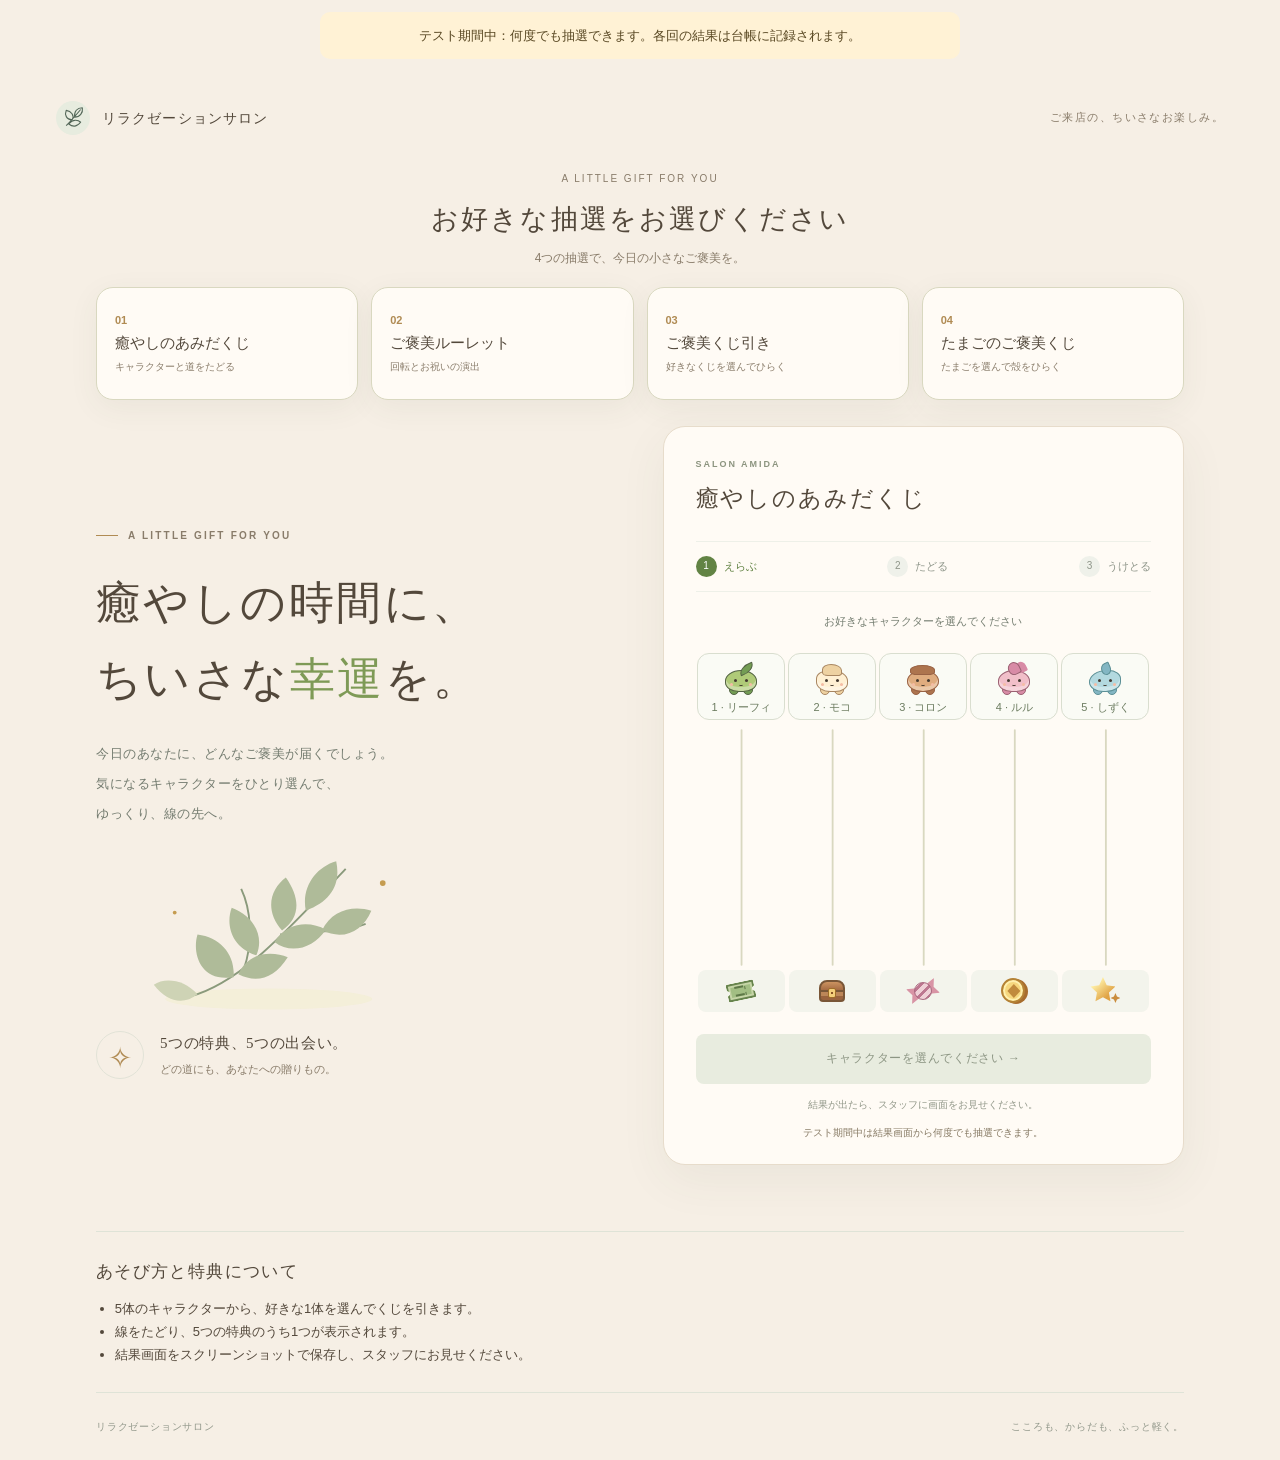
<file: index.html>
<!doctype html>
<html lang="ja">
<head>
  <meta charset="UTF-8">
  <meta name="viewport" content="width=device-width, initial-scale=1">
  <meta name="theme-color" content="#526657">
  <meta name="description" content="リラクゼーションサロンの、ちいさなお楽しみ。5つの特典につながるあみだくじ。">
  <title>癒やしのあみだくじ</title>
  <link rel="icon" href="./leaf.svg" type="image/svg+xml">
  <link rel="stylesheet" href="./style.css">
  <script src="./draw-log.js?v=test20261122" defer></script>
  <script src="./config.js?v=test20261122" defer></script>
  <script src="./amida.js?v=test20261122" defer></script>
  <script src="./storage.js?v=test20261122" defer></script>
  <script src="./app.js?v=test20261122" defer></script>
</head>
<body>
  <header class="site-header">
    <a class="brand" href="./" aria-label="トップページ"><img src="./leaf.svg" width="34" height="34" alt=""><span id="salon-name">リラクゼーションサロン</span></a>
    <span class="header-note">ご来店の、ちいさなお楽しみ。</span>
  </header>

  <nav class="draw-menu" id="draw-menu" aria-label="抽選ゲーム一覧">
    <div class="draw-menu__heading"><span>A LITTLE GIFT FOR YOU</span><h2>お好きな抽選をお選びください</h2><p>4つの抽選で、今日の小さなご褒美を。</p></div>
    <div class="draw-menu__grid">
      <a href="./" aria-current="page"><span class="draw-menu__number">01</span><strong>癒やしのあみだくじ</strong><small>キャラクターと道をたどる</small></a>
      <a href="roulette/"><span class="draw-menu__number">02</span><strong>ご褒美ルーレット</strong><small>回転とお祝いの演出</small></a>
      <a href="kuji/"><span class="draw-menu__number">03</span><strong>ご褒美くじ引き</strong><small>好きなくじを選んでひらく</small></a>
      <a href="egg/"><span class="draw-menu__number">04</span><strong>たまごのご褒美くじ</strong><small>たまごを選んで殻をひらく</small></a>
    </div>
  </nav>
  <main>
    <section class="intro" aria-labelledby="page-title">
      <p class="eyebrow"><span></span> A LITTLE GIFT FOR YOU</p>
      <h1 id="page-title">癒やしの時間に、<br>ちいさな<span class="accent">幸運</span>を。</h1>
      <p class="intro-copy">今日のあなたに、どんなご褒美が届くでしょう。<br>気になるキャラクターをひとり選んで、<br class="desktop-break">ゆっくり、線の先へ。</p>
      <div class="botanical" aria-hidden="true">
        <svg viewBox="0 0 300 180" fill="none"><ellipse cx="145" cy="160" rx="109" ry="11" fill="#e9e9df"/><path d="M63 157C115 143 165 88 226 23M119 128C129 98 126 65 116 44M157 92C191 88 221 91 247 81" stroke="#869682" stroke-width="2"/><path d="M108 137C73 143 64 112 70 92C94 95 110 113 108 137ZM132 114C104 105 100 80 106 64C128 72 141 93 132 114ZM159 88C140 66 147 44 163 32C178 53 179 74 159 88ZM184 67C179 42 195 21 216 15C221 39 211 57 184 67ZM113 134C124 109 150 110 165 116C151 138 133 144 113 134ZM151 100C165 78 189 78 205 87C192 107 168 113 151 100ZM201 88C211 66 234 61 253 67C244 88 225 99 201 88Z" fill="#a9b6a0"/><path d="M70 155C56 139 35 137 24 145C38 163 55 167 70 155Z" fill="#c6cebc"/><circle cx="265" cy="38" r="3" fill="#b8995f"/><circle cx="46" cy="69" r="2" fill="#b8995f"/></svg>
      </div>
      <div class="gift-note"><span class="gift-symbol" aria-hidden="true">✧</span><div><strong>5つの特典、5つの出会い。</strong><p>どの道にも、あなたへの贈りもの。</p></div></div>
    </section>

    <section class="game-card" aria-labelledby="game-title">
      <div class="card-heading"><div><p class="eyebrow">SALON AMIDA</p><h2 id="game-title">癒やしのあみだくじ</h2></div><span class="pill" id="preview-badge">お試し版</span></div>
      <ol class="steps" aria-label="くじの流れ"><li class="current" id="step-1" aria-current="step"><span>1</span>えらぶ</li><li id="step-2"><span>2</span>たどる</li><li id="step-3"><span>3</span>うけとる</li></ol>
      <p class="instruction" id="instruction" role="status" aria-live="polite">お好きなキャラクターを選んでください</p>
      <div class="board-wrap" id="result-board" role="region" aria-label="あみだくじの道と特典" tabindex="-1">
        <div class="choices" role="group" aria-label="キャラクターを選ぶ"></div>
        <div class="ladder-stage"><div id="walker" aria-hidden="true" hidden></div><svg id="ladder" viewBox="0 0 500 300" preserveAspectRatio="none" role="img" aria-label="5本の縦線を横線でつないだあみだくじ"><g id="lines"></g><path id="trace" fill="none" stroke="#b08d50" stroke-width="5" stroke-linecap="round" stroke-linejoin="round"/></svg></div>
        <div class="destinations" id="destinations" role="list" aria-label="5つの特典の到着地点"></div>
      </div>
      <button class="primary-button" id="start" type="button" disabled>キャラクターを選んでください <span aria-hidden="true">→</span></button>
      <p class="small-note" id="demo-note">お試しでお楽しみください。</p>
      <p class="participation-note" id="participation-note"></p>
      <noscript><p>あみだくじを使うには、ブラウザのJavaScriptを有効にしてください。</p></noscript>
    </section>
  </main>
  <section class="howto" aria-labelledby="howto-title"><h2 id="howto-title">あそび方と特典について</h2><ul><li>5体のキャラクターから、好きな1体を選んでくじを引きます。</li><li>線をたどり、5つの特典のうち1つが表示されます。</li><li>結果画面をスクリーンショットで保存し、スタッフにお見せください。</li></ul></section>
  <footer><span id="footer-name">RELAXATION SALON</span><p>こころも、からだも、ふっと軽く。</p></footer>
  <dialog id="result-dialog" aria-labelledby="result-heading">
    <div class="result-body"><p class="eyebrow">A GIFT FOR YOU</p><span id="result-icon" class="result-icon" aria-hidden="true"></span><p class="result-lead">あなたに届いたのは</p><span id="result-rank" class="award-rank" hidden></span><h2 id="result-heading"><span id="result-title"></span><span id="result-discount" class="award-detail" hidden></span></h2><p id="result-date" class="small-note"></p><div id="draw-log" class="small-note" hidden></div><p class="result-disclaimer" id="result-disclaimer"></p><button class="primary-button" id="close-result" type="button" autofocus>結果の道をみる <span aria-hidden="true">→</span></button><p class="small-note">この画面をスクリーンショットで保存し、スタッフにお見せください。</p><button class="retry-button" id="retry" type="button" hidden>もう一度引く ↻</button></div>
  </dialog>
</body>
</html>
</file>
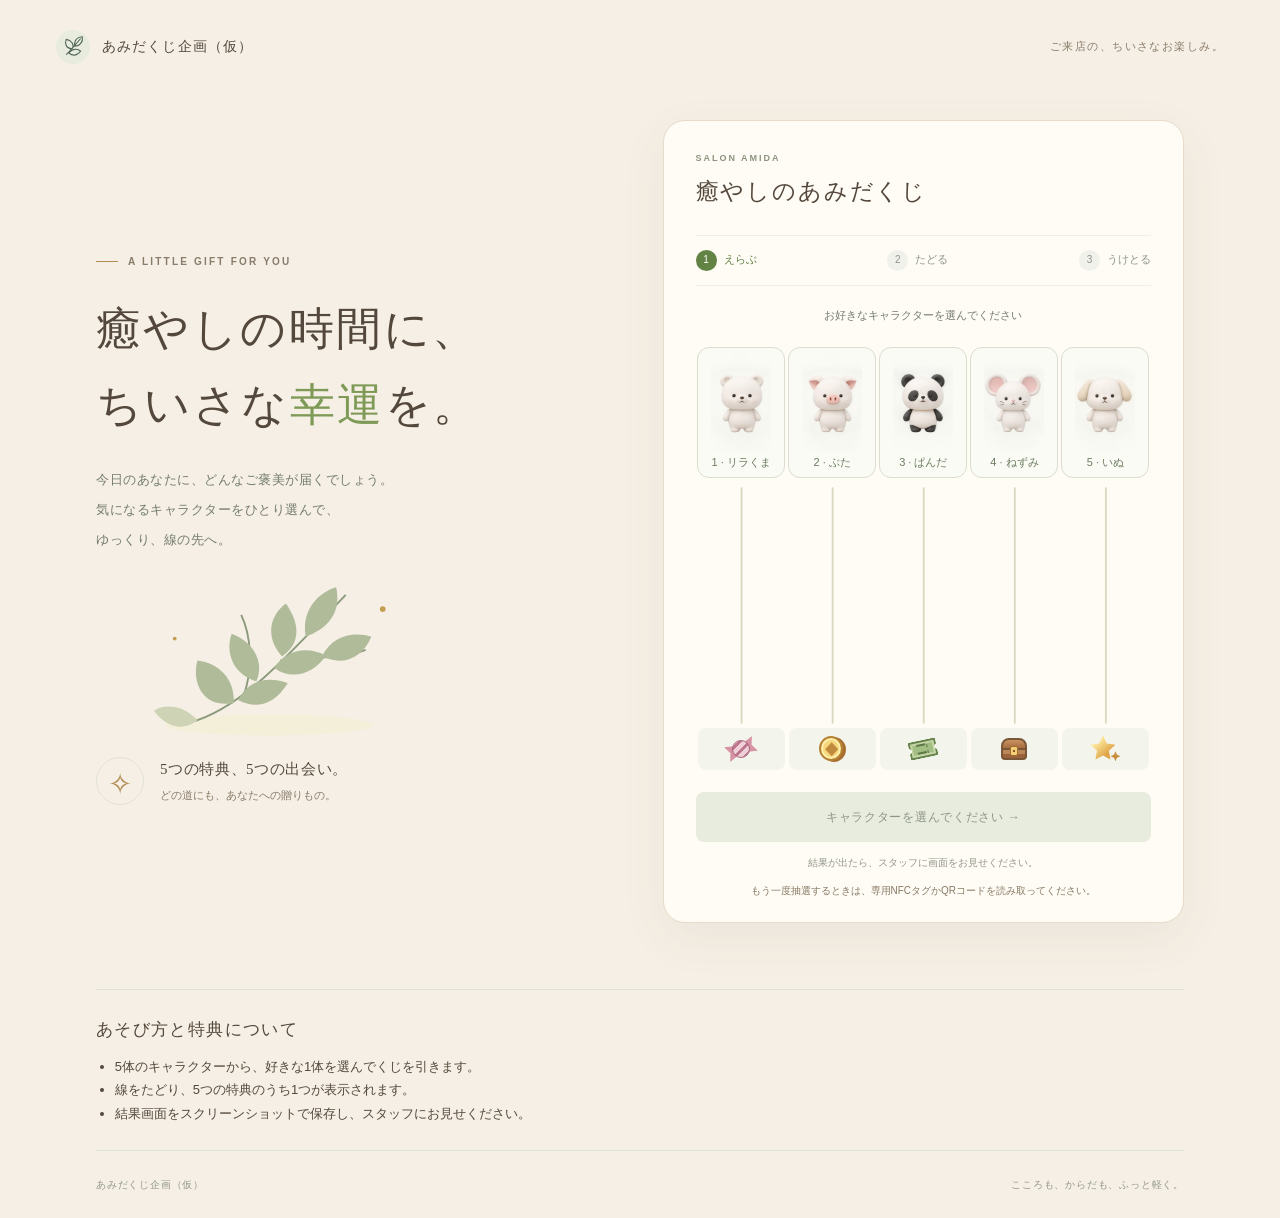
<file: amida-only/index.html>
<!doctype html>
<html lang="ja">
<head>
  <meta charset="UTF-8">
  <meta name="viewport" content="width=device-width, initial-scale=1">
  <meta name="theme-color" content="#526657">
  <meta name="description" content="リラクゼーションサロンの、ちいさなお楽しみ。5つの特典につながるあみだくじ。">
  <title>癒やしのあみだくじ</title>
  <link rel="icon" href="./leaf.svg" type="image/svg+xml">
  <link rel="preload" as="image" href="./characters.webp" type="image/webp">
  <link rel="stylesheet" href="./style.css?v=tap2">
  <script src="./project.js?v=tap2" defer></script>
  <script src="./draw-log.js?v=tap2" defer></script>
  <script src="./config.js?v=tap2" defer></script>
  <script src="./amida.js?v=tap2" defer></script>
  <script src="./storage.js?v=tap2" defer></script>
  <script src="./app.js?v=tap2" defer></script>
</head>
<body>
  <header class="site-header">
    <a class="brand" href="./" aria-label="トップページ"><img src="./leaf.svg" width="34" height="34" alt=""><span id="salon-name">リラクゼーションサロン</span></a>
    <span class="header-note">ご来店の、ちいさなお楽しみ。</span>
  </header>

  
  <main>
    <section class="intro" aria-labelledby="page-title">
      <p class="eyebrow"><span></span> A LITTLE GIFT FOR YOU</p>
      <h1 id="page-title">癒やしの時間に、<br>ちいさな<span class="accent">幸運</span>を。</h1>
      <p class="intro-copy">今日のあなたに、どんなご褒美が届くでしょう。<br>気になるキャラクターをひとり選んで、<br class="desktop-break">ゆっくり、線の先へ。</p>
      <div class="botanical" aria-hidden="true">
        <svg viewBox="0 0 300 180" fill="none"><ellipse cx="145" cy="160" rx="109" ry="11" fill="#e9e9df"/><path d="M63 157C115 143 165 88 226 23M119 128C129 98 126 65 116 44M157 92C191 88 221 91 247 81" stroke="#869682" stroke-width="2"/><path d="M108 137C73 143 64 112 70 92C94 95 110 113 108 137ZM132 114C104 105 100 80 106 64C128 72 141 93 132 114ZM159 88C140 66 147 44 163 32C178 53 179 74 159 88ZM184 67C179 42 195 21 216 15C221 39 211 57 184 67ZM113 134C124 109 150 110 165 116C151 138 133 144 113 134ZM151 100C165 78 189 78 205 87C192 107 168 113 151 100ZM201 88C211 66 234 61 253 67C244 88 225 99 201 88Z" fill="#a9b6a0"/><path d="M70 155C56 139 35 137 24 145C38 163 55 167 70 155Z" fill="#c6cebc"/><circle cx="265" cy="38" r="3" fill="#b8995f"/><circle cx="46" cy="69" r="2" fill="#b8995f"/></svg>
      </div>
      <div class="gift-note"><span class="gift-symbol" aria-hidden="true">✧</span><div><strong>5つの特典、5つの出会い。</strong><p>どの道にも、あなたへの贈りもの。</p></div></div>
    </section>

    <section class="game-card" aria-labelledby="game-title">
      <div class="card-heading"><div><p class="eyebrow">SALON AMIDA</p><h2 id="game-title">癒やしのあみだくじ</h2></div><span class="pill" id="preview-badge">お試し版</span></div>
      <ol class="steps" aria-label="くじの流れ"><li class="current" id="step-1" aria-current="step"><span>1</span>えらぶ</li><li id="step-2"><span>2</span>たどる</li><li id="step-3"><span>3</span>うけとる</li></ol>
      <p class="instruction" id="instruction" role="status" aria-live="polite">お好きなキャラクターを選んでください</p>
      <div class="board-wrap" id="result-board" role="region" aria-label="あみだくじの道と特典" tabindex="-1">
        <div class="choices" role="group" aria-label="キャラクターを選ぶ"></div>
        <div class="ladder-stage"><div id="walker" aria-hidden="true" hidden></div><svg id="ladder" viewBox="0 0 500 300" preserveAspectRatio="none" role="img" aria-label="5本の縦線を横線でつないだあみだくじ"><g id="lines"></g><path id="trace" fill="none" stroke="#b08d50" stroke-width="5" stroke-linecap="round" stroke-linejoin="round"/></svg></div>
        <div class="destinations" id="destinations" role="list" aria-label="5つの特典の到着地点"></div>
      </div>
      <button class="primary-button" id="start" type="button" disabled>キャラクターを選んでください <span aria-hidden="true">→</span></button>
      <p class="small-note" id="demo-note">お試しでお楽しみください。</p>
      <p class="participation-note" id="participation-note"></p>
      <noscript><p>あみだくじを使うには、ブラウザのJavaScriptを有効にしてください。</p></noscript>
    </section>
  </main>
  <section class="howto" aria-labelledby="howto-title"><h2 id="howto-title">あそび方と特典について</h2><ul><li>5体のキャラクターから、好きな1体を選んでくじを引きます。</li><li>線をたどり、5つの特典のうち1つが表示されます。</li><li>結果画面をスクリーンショットで保存し、スタッフにお見せください。</li></ul></section>
  <footer><span id="footer-name">RELAXATION SALON</span><p>こころも、からだも、ふっと軽く。</p></footer>
  <dialog id="result-dialog" aria-labelledby="result-heading">
    <div class="result-body"><p class="eyebrow">A GIFT FOR YOU</p><span id="result-icon" class="result-icon" aria-hidden="true"></span><p class="result-lead">あなたに届いたのは</p><span id="result-rank" class="award-rank" hidden></span><h2 id="result-heading"><span id="result-title"></span><span id="result-discount" class="award-detail" hidden></span></h2><p id="result-date" class="small-note"></p><div id="draw-log" class="small-note" hidden></div><p class="result-disclaimer" id="result-disclaimer"></p><button class="primary-button" id="close-result" type="button" autofocus>結果の道をみる <span aria-hidden="true">→</span></button><p class="small-note">この画面をスクリーンショットで保存し、スタッフにお見せください。</p><button class="retry-button" id="retry" type="button" hidden>もう一度引く ↻</button></div>
  </dialog>
</body>
</html>
</file>
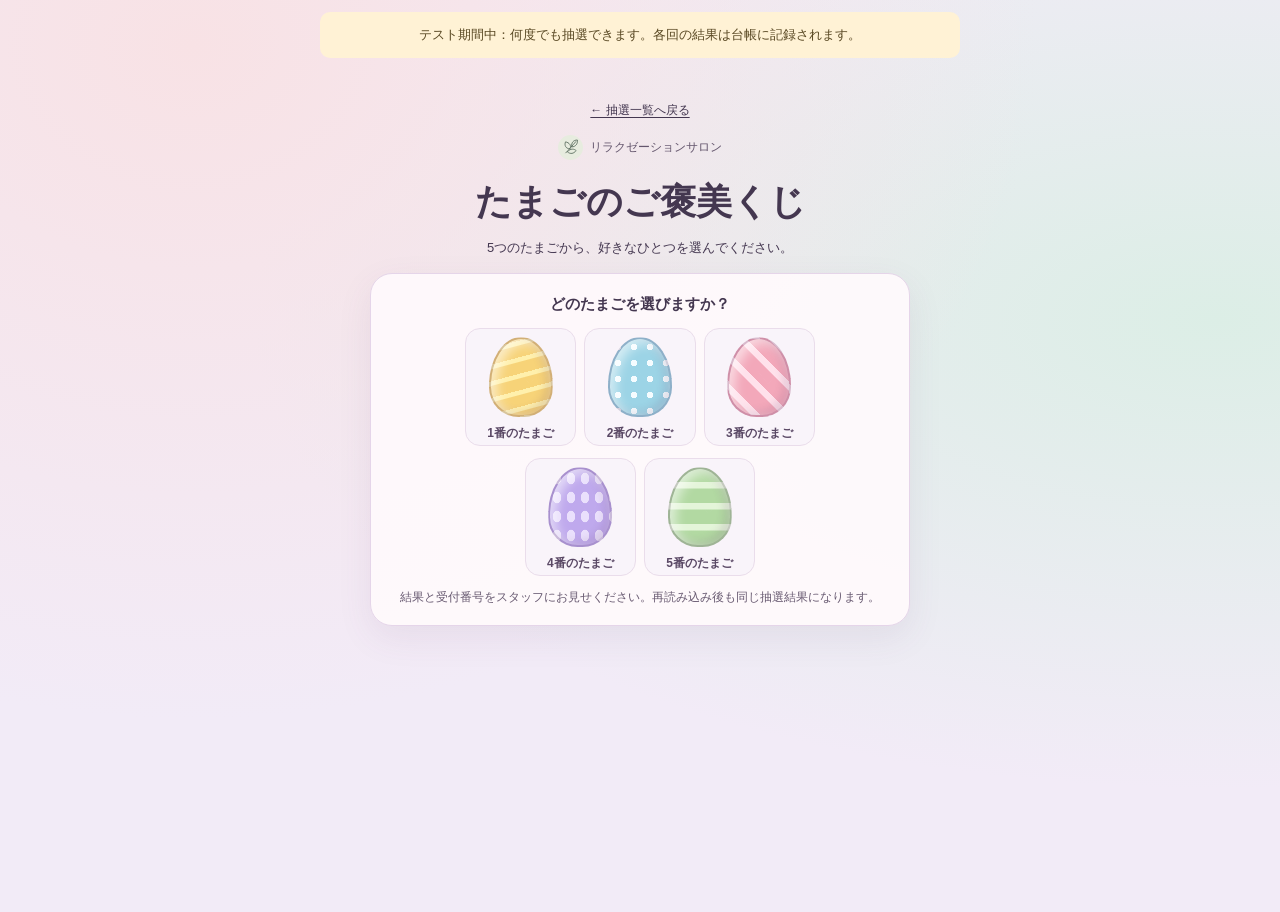
<file: egg/index.html>
<!doctype html>
<html lang="ja">
<head>
  <meta charset="utf-8">
  <meta name="viewport" content="width=device-width, initial-scale=1">
  <meta name="theme-color" content="#f1e9f2">
  <title>たまごのご褒美くじ</title>
  <link rel="icon" href="../leaf.svg" type="image/svg+xml">
  <script src="../storage.js?v=test20261122" defer></script>
  <script src="../draw-log.js?v=test20261122" defer></script>
  <style>
    * { box-sizing: border-box; }
    body { margin: 0; min-height: 100vh; color: #443750; background: radial-gradient(ellipse at 15% 5%,#f8e2e5,transparent 55%), radial-gradient(ellipse at 95% 35%,#dceee6,transparent 56%), #f2ebf7; font: 15px/1.7 "Yu Gothic", Meiryo, sans-serif; }
    main { width: min(100% - 28px, 540px); margin: auto; padding: 24px 0 38px; text-align: center; }
    .brand { display: inline-flex; align-items: center; gap: 7px; font-size: 12px; color: #64566d; }
    h1,h2 { margin: 0; font-family: "Yu Mincho", "Hiragino Mincho ProN", Georgia, serif; }
    h1 { margin: 4px 0; font-size: clamp(25px, 7vw, 36px); }
    .intro { margin: 0 0 14px; font-size: 13px; }
    .game { border: 1px solid #e5d5e9; background: #fffafcee; border-radius: 22px; padding: 17px 15px; box-shadow: 0 12px 35px #67447616; }
    .instruction { min-height: 25px; margin: 0 0 12px; font-weight: bold; }
    .eggs { display: grid; grid-template-columns: repeat(6,minmax(0,1fr)); gap: 12px 8px; max-width: 350px; margin: auto; }
    .egg { grid-column: span 2; display: grid; place-items: center; gap: 6px; height: 118px; padding: 8px 2px 3px; background: #f9f4fa; border: 1px solid #eaddeb; border-radius: 15px; font: inherit; font-size: 12px; font-weight: bold; color: #5a4865; cursor: pointer; }
    .egg:nth-child(4) { grid-column: 2 / span 2; }
    .egg:nth-child(5) { grid-column: 4 / span 2; }
    .egg:hover:enabled { background: #f2e8f5; }
    button:focus-visible { outline: 3px solid #876295; outline-offset: 2px; }
    .egg:disabled { cursor: default; }
    .egg:disabled:not(.chosen) { opacity: .46; }
    .egg.chosen { background: #f1e6f5; border-color: #c2a2cb; }
    .shell { position: relative; display: block; width: min(64px, 90%); aspect-ratio: .80; isolation: isolate; }
    .half { position: absolute; display: block; inset: 0; border: 2px solid #65437040; border-radius: 51% 51% 47% 47% / 62% 62% 38% 38%; background: var(--pattern), var(--color); box-shadow: inset 5px 4px 12px #fff9, inset -5px -3px 9px #5a376127; }
    .top { clip-path: polygon(0 0,100% 0,100% 52%,78% 45%,64% 59%,48% 43%,31% 56%,17% 47%,0 56%); }
    .bottom { clip-path: polygon(0 55%,17% 46%,31% 55%,48% 42%,64% 58%,78% 44%,100% 51%,100% 100%,0 100%); }
    .egg:nth-child(1) { --color:#f7d378; --pattern:repeating-linear-gradient(-15deg,transparent 0 11px,#fff0ac 12px 16px); }
    .egg:nth-child(2) { --color:#9cd4e6; --pattern:radial-gradient(circle,#f5fcff 0 3px,transparent 3.5px) 0 0 / 16px 16px; }
    .egg:nth-child(3) { --color:#f3a8ba; --pattern:repeating-linear-gradient(45deg,transparent 0 15px,#ffe1eb 16px 22px); }
    .egg:nth-child(4) { --color:#bfa9ed; --pattern:radial-gradient(ellipse,#eae0fc 0 4px,transparent 4.5px) 0 0 / 14px 19px; }
    .egg:nth-child(5) { --color:#b2d9a2; --pattern:repeating-linear-gradient(0deg,transparent 0 14px,#e4f5d9 15px 21px); }
    .spark { position: absolute; z-index: -1; inset: 17%; opacity: 0; background: #f7c85e; clip-path: polygon(50% 0,64% 34%,100% 50%,64% 64%,50% 100%,36% 64%,0 50%,36% 34%); }
    .cracking .shell { animation: shake .30s ease both; }
    .cracking .top { animation: lift .73s ease-out both; }
    .cracking .bottom { animation: settle .73s ease-out both; }
    .cracking .spark { animation: glow .73s ease-out both; }
    .opened .top { transform: translate(9px,-16px) rotate(22deg); }
    .opened .bottom { transform: translateY(8px) rotate(-8deg); }
    .opened .spark { opacity: 1; }
    @keyframes shake { 25% { rotate:-8deg; } 65% { rotate:8deg; } }
    @keyframes lift { 0%,36% { transform:none; } 100% { transform:translate(9px,-16px) rotate(22deg); } }
    @keyframes settle { 0%,36% { transform:none; } 100% { transform:translateY(8px) rotate(-8deg); } }
    @keyframes glow { 0%,36% { opacity:0; scale:.4; } 72% { scale:1.2; } 100% { opacity:1; scale:1; } }
    .result { margin-top: 16px; padding: 16px; background: #fbf0d9; border: 1px solid #ead8b2; border-radius: 16px; overflow-wrap: anywhere; }
    .result h2 { font-size: 24px; }
    .result p { margin: 4px 0 0; font-size: 13px; }
    .retry, #draw-log button { min-height: 44px; padding: 7px 18px; margin-top: 13px; border: 0; border-radius: 9px; background: #695477; color: white; font: inherit; cursor: pointer; }
    .retry:disabled { opacity: .55; cursor: wait; }
    .note { margin: 11px 0 0; color: #695b72; font-size: 12px; }
    .award-detail { display: block; font-size: .5em; margin-top: .2em; letter-spacing: 0; }
    .award-rank { display: block; font-size: 13px; font-weight: 700; }
    [hidden] { display: none !important; }
    @media (prefers-reduced-motion: reduce) { .cracking * { animation: none !important; } }
  </style>
</head>
<body>
  <main>
    <a href="https://1ma-ma-ma1.github.io/salon-nfc-menu/lottery/" class="integrated-back" style="display:inline-block;min-height:36px;padding:6px 0;margin-bottom:5px;color:inherit;text-underline-offset:3px;font-size:12px">← 抽選一覧へ戻る</a>
    <header><div class="brand"><img src="../leaf.svg" width="25" height="25" alt="">リラクゼーションサロン</div><h1>たまごのご褒美くじ</h1><p class="intro">5つのたまごから、好きなひとつを選んでください。</p></header>
    <section class="game" aria-label="たまごの抽選">
      <p id="instruction" class="instruction" role="status">どのたまごを選びますか？</p>
      <div class="eggs" id="eggs"></div>
      <div class="result" id="result" hidden>
        <span id="prize-rank" class="award-rank" hidden></span><h2><span id="prize"></span><span id="description" class="award-detail" hidden></span></h2><div id="draw-log" hidden></div>
      </div>
      <button id="retry" class="retry" type="button" hidden>もう一度引く</button>
      <p class="note">結果と受付番号をスタッフにお見せください。再読み込み後も同じ抽選結果になります。</p>
      <noscript><p>抽選するには、JavaScriptを有効にしてください。</p></noscript>
    </section>
  </main>
  <script>
    document.addEventListener('DOMContentLoaded', () => {
      'use strict';
      const prizes = DrawPrizes;
      const $ = id => document.getElementById(id);
      const retry = $('retry');
      const eggs = prizes.map((_, index) => {
        const button = document.createElement('button');
        button.type = 'button';
        button.className = 'egg';
        button.innerHTML = '<span class="shell" aria-hidden="true"><i class="spark"></i><i class="half top"></i><i class="half bottom"></i></span><span></span>';
        button.lastElementChild.textContent = (index + 1) + '番のたまご';
        button.addEventListener('click', () => draw(button));
        $('eggs').append(button);
        return button;
      });

      function choosePrize() {
        const random = new Uint8Array(1);
        const limit = Math.floor(256 / prizes.length) * prizes.length;
        do { crypto.getRandomValues(random); } while (random[0] >= limit);
        return random[0] % prizes.length;
      }

      async function draw(button) {
        if (button.disabled) return;
        eggs.forEach(egg => { egg.disabled = true; });
        let selection;
        try { selection = await DrawLog.choose("egg", choosePrize()); }
        catch (_) {
          eggs.forEach(egg => { egg.disabled = false; });
          $("instruction").textContent = "抽選を確認できませんでした。もう一度お試しください。";
          return;
        }
        const prize = selection.prize || prizes[selection.index];
        button.classList.add('chosen', 'cracking');
        $('instruction').textContent = 'たまごの中には…';
        if (!matchMedia('(prefers-reduced-motion: reduce)').matches) {
          await new Promise(resolve => setTimeout(resolve, 730));
        }
        button.classList.remove('cracking');
        button.classList.add('opened');
        DrawLog.render($("prize-rank"), $("prize"), $("description"), prize);
        $('result').hidden = false;
        $('instruction').textContent = prize.title + 'が当たりました！';
        retry.hidden = window.DrawRecording === true;
        DrawLog.finish($("draw-log"), "egg", selection.id);
      }

      retry.addEventListener('click', () => {
        $('result').hidden = true;
        $('draw-log').hidden = true;
        retry.hidden = true;
        $('instruction').textContent = 'どのたまごを選びますか？';
        eggs.forEach(egg => { egg.classList.remove('chosen', 'opened'); egg.disabled = false; });
        eggs[0].focus();
      });
    });
  </script>
</body>
</html>
</file>
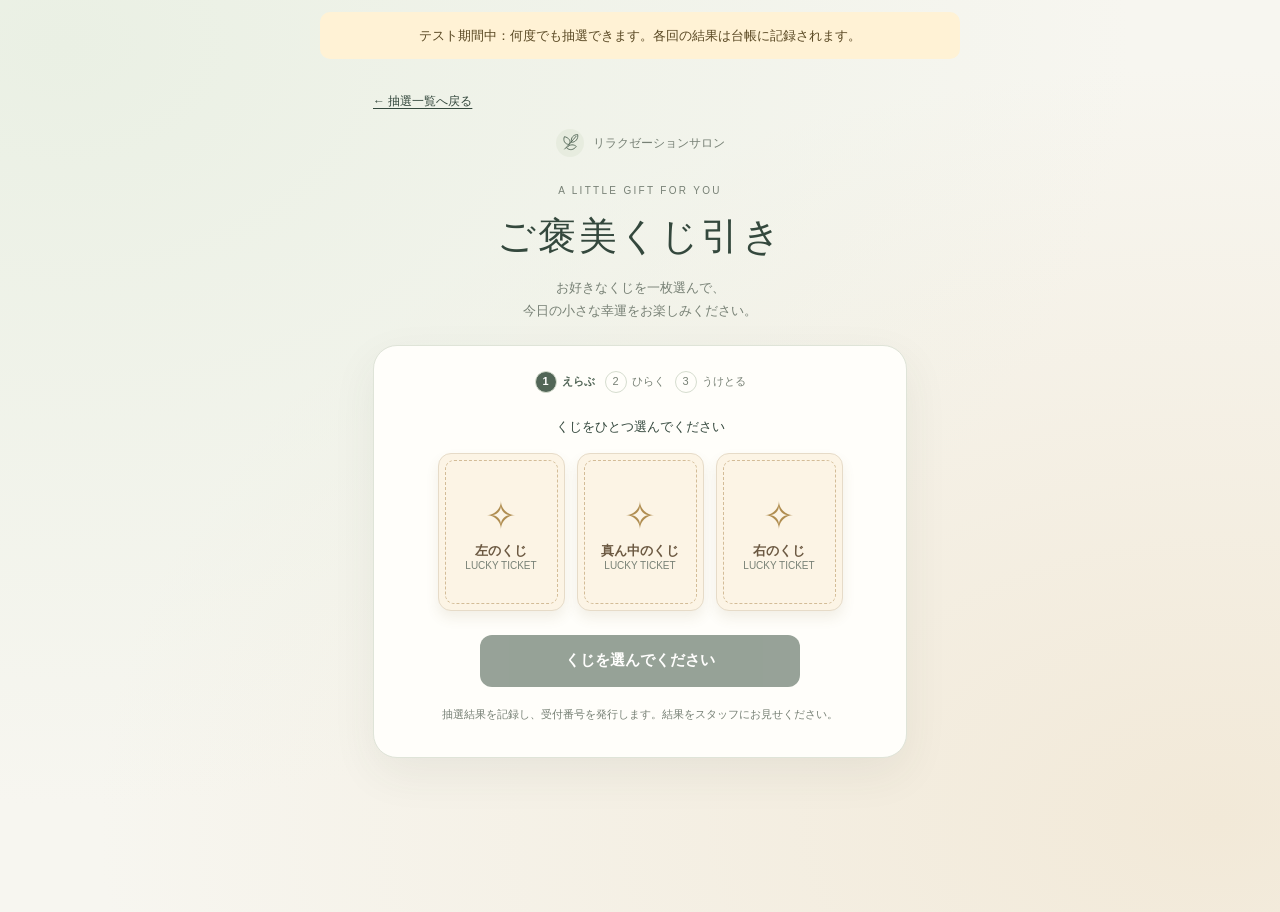
<file: kuji/index.html>
<!doctype html>
<html lang="ja">
<head>
  <meta charset="utf-8">
  <meta name="viewport" content="width=device-width,initial-scale=1">
  <meta name="theme-color" content="#526657">
  <meta name="description" content="サロンのご褒美くじ引き。好きな一枚を選んで、小さな幸運を。">
  <title>ご褒美くじ引き</title>
  <link rel="icon" type="image/svg+xml" href="../leaf.svg">
  <script src="../storage.js?v=test20261122" defer></script>
  <script src="../draw-log.js?v=test20261122" defer></script>
  <style>
    :root{color-scheme:light;--ink:#34483d;--muted:#778075;--green:#526657;--gold:#b08d50;--paper:#fffefa;--serif:"Yu Mincho","Hiragino Mincho ProN",Georgia,serif;--sans:"Yu Gothic","Hiragino Kaku Gothic ProN",Meiryo,sans-serif}
    *{box-sizing:border-box}body{margin:0;min-height:100dvh;background:radial-gradient(ellipse at 5% 5%,#eaf0e4,transparent 62%),radial-gradient(ellipse at 95% 90%,#f2e9d8,transparent 65%),#f7f6f0;color:var(--ink);font:14px/1.8 var(--sans)}main{max-width:570px;margin:auto;padding:20px 18px 48px;text-align:center}
    a{color:inherit;text-underline-offset:3px}a:focus-visible,button:focus-visible{outline:3px solid var(--gold);outline-offset:4px}.back{display:block;text-align:left;min-height:38px;font-size:12px}.brand{display:flex;justify-content:center;align-items:center;gap:9px;font-size:12px;color:var(--muted)}.brand img{width:28px;height:28px}.eyebrow{font-size:10px;letter-spacing:.23em;color:var(--muted);margin:25px 0 2px}h1,h2{font-family:var(--serif);font-weight:500}h1{font-size:clamp(27px,7vw,38px);letter-spacing:.06em;margin:0 0 5px}.lead{font-size:13px;color:var(--muted);margin:4px 0 22px}
    .card{background:var(--paper);border:1px solid #dfe4d8;border-radius:24px;padding:25px 15px 22px;box-shadow:0 16px 45px #34483d12}.steps{display:flex;justify-content:center;gap:10px;margin:0 auto 22px;padding:0;list-style:none}.steps li{display:flex;align-items:center;gap:5px;font-size:11px;color:var(--muted)}.steps li span{display:grid;place-items:center;width:22px;height:22px;border:1px solid #d6ddcf;border-radius:50%}.steps li.current{color:var(--green);font-weight:700}.steps li.current span{color:#fff;background:var(--green)}.instruction{font-size:13px;margin:0 0 14px;min-height:24px}
    .tickets{display:grid;grid-template-columns:repeat(3,minmax(0,1fr));gap:12px;max-width:405px;margin:auto}.ticket{position:relative;min-height:158px;border:1px solid #e6dbc8;border-radius:13px;background:#fcf4e5;color:#6c5942;cursor:pointer;padding:15px 6px;display:flex;flex-direction:column;align-items:center;justify-content:center;box-shadow:0 7px 13px #7b653019;transition:transform .22s,background .22s,border-color .22s}.ticket::before{content:"";position:absolute;inset:6px;border:1px dashed #d3bc97;border-radius:9px;pointer-events:none}.ticket:hover:not(:disabled){transform:translateY(-4px)}.ticket.selected{border-color:var(--green);background:#f0f4ec;box-shadow:0 0 0 2px var(--green) inset,0 7px 13px #7b653019}.ticket:disabled:not(.selected){opacity:.55}.ticket .icon{font:500 38px/1.3 var(--serif);color:var(--gold)}.ticket strong{font-size:13px}.ticket small{font-size:10px;color:var(--muted)}.ticket.opening .icon{animation:reveal .9s ease-in-out}.ticket.opened{background:#f9f0d9}.ticket.opened .icon{color:var(--green)}@keyframes reveal{0%{transform:scale(1) rotate(0)}30%{transform:scale(.75) rotate(-8deg)}65%{transform:scale(1.2) rotate(10deg)}100%{transform:scale(1) rotate(0)}}
    .start,.retry{font:700 15px/1.5 var(--sans);border:0;border-radius:12px;background:var(--green);color:white;cursor:pointer;min-height:52px;padding:11px 20px}.start{width:min(100%,320px);margin:24px auto 0}.retry{min-height:44px;margin-top:13px;background:#6b7d69}.start:disabled,.retry:disabled{opacity:.6;cursor:default}.result{margin-top:19px;padding:18px 12px;border:1px solid #dbc6a1;background:#fdf5e5;border-radius:17px;animation:appear .35s ease both}@keyframes appear{from{opacity:0;transform:translateY(9px)}to{opacity:1;transform:translateY(0)}}.result .award-rank{font-weight:700;color:#8f6e39;font-size:13px}.result h2{font-size:clamp(20px,5vw,27px);margin:4px 0;overflow-wrap:anywhere}.result .award-detail{display:block;font-size:.5em;letter-spacing:0;margin-top:3px}.result .receipt{font-size:12px;overflow-wrap:anywhere}.note{font-size:11px;color:var(--muted);margin-top:18px}[hidden]{display:none!important}@media(max-width:365px){.tickets{gap:6px}.ticket{min-height:139px;padding:10px 2px}.ticket .icon{font-size:30px}}@media(prefers-reduced-motion:reduce){*,*:before,*:after{animation:none!important;transition:none!important}}
  </style>
</head>
<body>
  <main>
    <a class="back" href="https://1ma-ma-ma1.github.io/salon-nfc-menu/lottery/">← 抽選一覧へ戻る</a>
    <div class="brand"><img src="../leaf.svg" alt="">リラクゼーションサロン</div>
    <p class="eyebrow">A LITTLE GIFT FOR YOU</p>
    <h1>ご褒美くじ引き</h1>
    <p class="lead">お好きなくじを一枚選んで、<br>今日の小さな幸運をお楽しみください。</p>
    <section class="card" aria-label="くじ引き">
      <ol class="steps" aria-label="抽選の流れ"><li class="current" id="step-one"><span>1</span>えらぶ</li><li id="step-two"><span>2</span>ひらく</li><li id="step-three"><span>3</span>うけとる</li></ol>
      <p id="instruction" class="instruction" role="status" aria-live="polite">くじをひとつ選んでください</p>
      <div class="tickets" role="group" aria-label="くじを選択">
        <button class="ticket" type="button" data-index="0" aria-pressed="false"><span class="icon" aria-hidden="true">✧</span><strong>左のくじ</strong><small>LUCKY TICKET</small></button>
        <button class="ticket" type="button" data-index="1" aria-pressed="false"><span class="icon" aria-hidden="true">✧</span><strong>真ん中のくじ</strong><small>LUCKY TICKET</small></button>
        <button class="ticket" type="button" data-index="2" aria-pressed="false"><span class="icon" aria-hidden="true">✧</span><strong>右のくじ</strong><small>LUCKY TICKET</small></button>
      </div>
      <button class="start" type="button" id="start" disabled>くじを選んでください</button>
      <div class="result" id="result" hidden aria-live="polite">
        <span id="prize-rank" class="award-rank" hidden></span>
        <h2><span id="prize-title"></span><span id="prize-detail" class="award-detail" hidden></span></h2>
        <div class="receipt" id="draw-log" hidden></div>
        <p class="note">結果画面をスタッフにお見せください。</p>
      </div>
      <button class="retry" id="retry" hidden type="button">もう一度お試し</button>
      <p class="note" id="demo-note">現在はお試し版です。結果は自動記録されません。</p>
      <noscript>JavaScriptを有効にしてご利用ください。</noscript>
    </section>
  </main>
  <script>
    document.addEventListener('DOMContentLoaded', () => {
      'use strict';
      const $ = id => document.getElementById(id);
      const tickets = Array.from(document.querySelectorAll('.ticket'));
      const recording = window.DrawRecording === true;
      const prizes = window.DrawPrizes;
      let picked = -1, busy = false, finished = false;
      const reduced = matchMedia('(prefers-reduced-motion: reduce)').matches;
      if (recording) $('demo-note').textContent = '抽選結果を記録し、受付番号を発行します。結果をスタッフにお見せください。';
      function randomIndex(n) {
        const sample = new Uint32Array(1);
        const limit = Math.floor(4294967296 / n) * n;
        do { crypto.getRandomValues(sample); } while (sample[0] >= limit);
        return sample[0] % n;
      }
      function step(n) { for(let i=1;i<=3;i++) $('step-'+({1:'one',2:'two',3:'three'}[i])).classList.toggle('current',i===n); }
      tickets.forEach((t,i)=>t.addEventListener('click',()=>{
        if(busy||finished)return;
        picked=i;
        tickets.forEach((b,j)=>{b.classList.toggle('selected',i===j);b.setAttribute('aria-pressed',String(i===j));});
        $('start').disabled=false;
        $('start').textContent='このくじをひく →';
        $('instruction').textContent='くじが決まりました。スタートしてください';
      }));
      $('start').addEventListener('click',async()=>{
        if(busy||finished||picked<0)return;
        busy=true;
        $('start').disabled=true;
        tickets.forEach(t=>t.disabled=true);
        step(2);
        $('instruction').textContent='くじを開いています…';
        let selection;
        try { selection=await DrawLog.choose('kuji',randomIndex(prizes.length)); }
        catch(error){
          busy=false; tickets.forEach(t=>t.disabled=false);$('start').disabled=false;step(1);
          $('instruction').textContent='記録の確認に失敗しました。もう一度お試しください。';
          return;
        }
        const ticket=tickets[picked];
        ticket.classList.add('opening');
        if(!reduced) await new Promise(resolve=>setTimeout(resolve,920));
        ticket.classList.remove('opening');ticket.classList.add('opened');
        ticket.querySelector('.icon').textContent='✦';
        DrawLog.render($('prize-rank'),$('prize-title'),$('prize-detail'),selection.prize || prizes[selection.index]);
        DrawLog.finish($('draw-log'),'kuji',selection.id);
        $('result').hidden=false; $('instruction').textContent='おめでとうございます';
        step(3); finished=true;busy=false;$('start').hidden=true;
        if(!recording) $('retry').hidden=false;
      });
      $('retry').addEventListener('click',()=>{
        if(recording)return;
        picked=-1;finished=false;busy=false;
        $('result').hidden=true;$('retry').hidden=true;$('start').hidden=false;$('start').disabled=true;$('start').textContent='くじを選んでください';
        $('instruction').textContent='くじをひとつ選んでください';step(1);
        tickets.forEach(t=>{t.disabled=false;t.classList.remove('opening','opened','selected');t.setAttribute('aria-pressed','false');t.querySelector('.icon').textContent='✧';});
      });
    });
  </script>
</body>
</html>
</file>
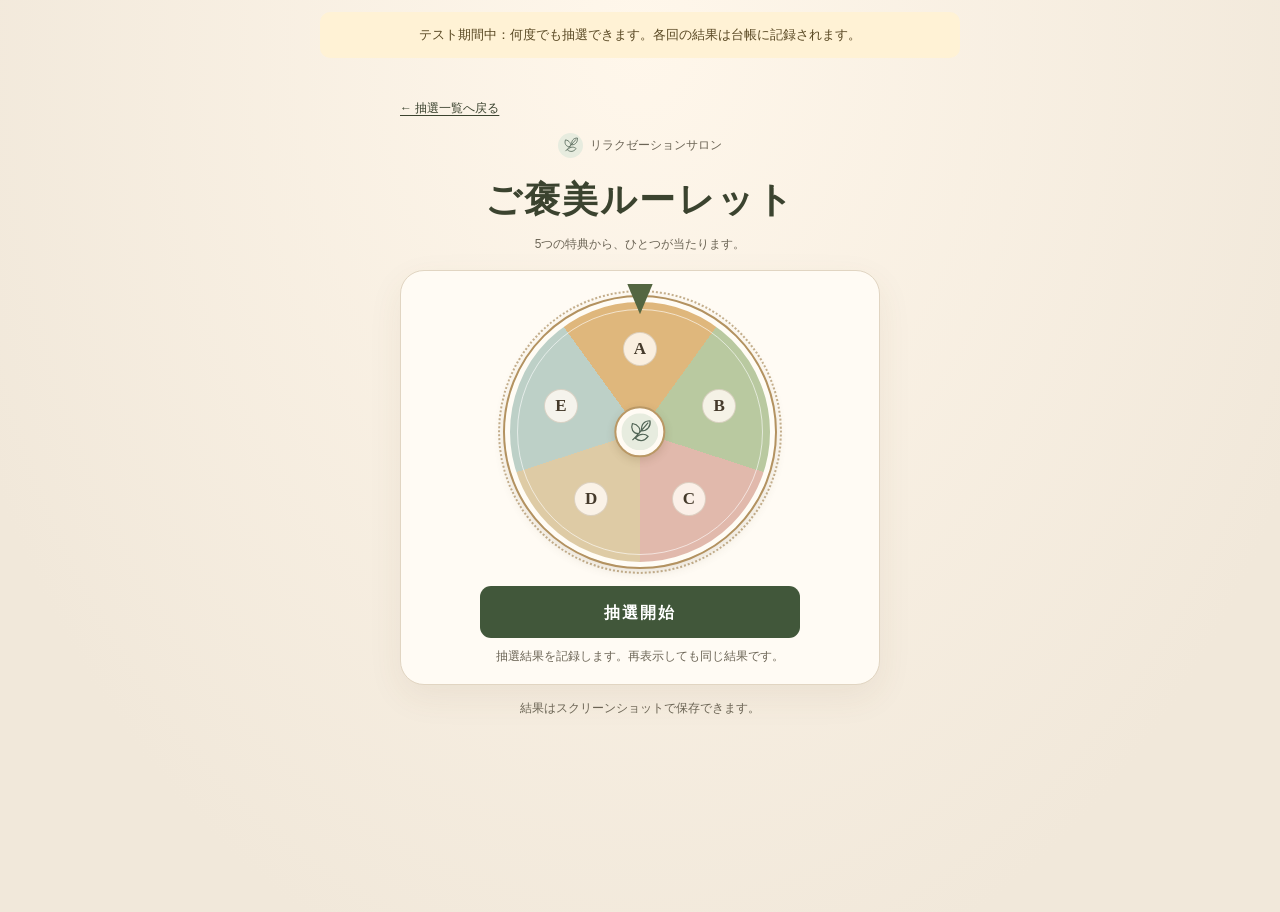
<file: roulette/index.html>
<!doctype html>
<html lang="ja">
<head>
  <meta charset="utf-8">
  <meta name="viewport" content="width=device-width, initial-scale=1">
  <meta name="theme-color" content="#f5ede1">
  <title>ご褒美ルーレット</title>
  <link rel="icon" href="../leaf.svg" type="image/svg+xml">
  <script src="../storage.js?v=test20261122"></script>
  <script src="../draw-log.js?v=test20261122"></script>
  <style>
    * { box-sizing: border-box; }
    :root { color-scheme: light; --ink: #3b432f; --green: #41573a; --paper: #fffbf4; --muted: #6c6556; }
    body { margin: 0; min-height: 100dvh; background: radial-gradient(ellipse at 50% 4%, #fff7eb, #f1e8da 80%); color: var(--ink); font: 15px/1.7 "Yu Gothic", Meiryo, sans-serif; }
    main { width: min(100% - 28px, 480px); margin: auto; padding: 22px 0; }
    header { text-align: center; }
    .brand { display: inline-flex; align-items: center; gap: 7px; color: var(--muted); font-size: 12px; }
    h1, h2 { font-family: "Yu Mincho", "Hiragino Mincho ProN", Georgia, serif; letter-spacing: .06em; }
    h1 { margin: 4px 0 0; font-size: clamp(26px, 7.2vw, 36px); }
    .intro { margin: 3px 0 16px; color: var(--muted); font-size: 12px; }
    .game { position: relative; background: var(--paper); border: 1px solid #e1d5c2; border-radius: 24px; padding: 26px 16px 17px; text-align: center; box-shadow: 0 12px 35px #6c4a2b13; }
    .stage { --diameter: min(100%, 285px, 66vw); position: relative; width: var(--diameter); aspect-ratio: 1; margin: 0 auto 19px; }
    .wheel { position: absolute; inset: 0; border-radius: 50%; border: 5px solid #fffcf5; outline: 2px solid #b39260; box-shadow: 0 4px 12px #66533530; }
    .wheel::after { content: ""; position: absolute; inset: 7px; border: 1px solid #fff9; border-radius: 50%; pointer-events: none; }
    .sector { position: absolute; translate: -50% -50%; rotate: var(--label-angle, 0deg); display: grid; place-items: center; width: 34px; height: 34px; border: 1px solid #6e583735; border-radius: 50%; background: #fffaf2d9; color: #453a2b; font: bold 17px Georgia, serif; }
    .hub { position: absolute; top: 50%; left: 50%; translate: -50% -50%; display: grid; place-items: center; width: 19%; aspect-ratio: 1; border-radius: 50%; background: var(--paper); border: 2px solid #ba9865; box-shadow: 0 3px 8px #60492330; pointer-events: none; }
    .hub img { width: 78%; }
    .pointer { position: absolute; z-index: 1; top: -14px; left: 50%; translate: -50% 0; width: 27px; height: 31px; background: #546641; clip-path: polygon(3% 3%, 97% 3%, 50% 100%); }
    button { display: block; width: min(100%, 320px); min-height: 52px; margin: auto; border: 0; border-radius: 11px; background: var(--green); color: #fff; font: inherit; font-size: 16px; font-weight: 700; letter-spacing: .11em; cursor: pointer; }
    button:hover:not(:disabled) { background: #32482d; }
    button:focus-visible { outline: 3px solid #b88a43; outline-offset: 3px; }
    button:disabled { opacity: .66; cursor: wait; }
    .status { min-height: 1.7em; margin: 8px 0 0; font-size: 12px; color: var(--muted); }
    .status--announced { position: absolute; width: 1px; height: 1px; overflow: hidden; clip-path: inset(50%); }
    .result { position: relative; margin: 14px 0 0; padding: 13px 15px; border: 1px solid #dac49f; border-radius: 15px; background: #faf0dd; overflow-wrap: anywhere; }
    .result h2 { margin: 0; font-size: clamp(19px, 5vw, 25px); }
    .result p { margin: 3px 0 0; font-size: 12px; }
    .effect-label { display: block; color: #79582f; font-size: 11px; font-weight: bold; }
    .notes { margin: 13px 6px 0; font-size: 12px; text-align: center; color: var(--muted); }

    .stage::before { content: ""; position: absolute; inset: -7px; border: 2px dotted #a88958; border-radius: 50%; opacity: .65; }
    .pointer { transform-origin: 50% 6%; }
    .is-spinning .pointer { animation: pointer-tick .16s 16 alternate ease-in-out; }
    .is-spinning .wheel { filter: saturate(1.16); }
    .sector.is-winner { color: #fff; background: var(--green); box-shadow: 0 0 0 4px #fffcf5, 0 0 18px #66513260; }
    .result { z-index: 3; }
    .result.show-win { animation: result-in .38s cubic-bezier(.18,.86,.26,1.23) both; }

    .wheel-frame {
      display: grid;
      grid-template-columns: minmax(0, 1fr) min(59vw, 270px) minmax(0, 1fr);
      align-items: stretch;
      margin-bottom: 19px;
    }
    .wheel-frame .stage { width: 100%; margin: 0; }
    .rail {
      position: relative;
      overflow: hidden;
      min-width: 0;
      margin: -12px 0 0;
      pointer-events: none;
    }
    .rail--left { margin-right: 8px; }
    .rail--right { margin-left: 8px; }
    .particle {
      position: absolute;
      top: var(--top);
      left: var(--left);
      width: var(--size);
      height: calc(var(--size) * .65);
      background: var(--shade);
      animation: side-fall var(--time) var(--delay) ease-out both;
    }
    .particle--burst { animation-name: side-burst; }
    .curl {
      position: absolute;
      z-index: 1;
      top: var(--top);
      left: var(--left);
      width: 10px;
      height: 55px;
      color: var(--shade);
      background: radial-gradient(ellipse at left center, transparent 42%, currentColor 46% 58%, transparent 63%) 0 0 / 10px 17px repeat-y;
      transform-origin: top;
      animation: curl-unwind 1.8s var(--delay) ease-out both;
    }
    .kusudama {
      position: absolute;
      top: 3%;
      left: 50%;
      translate: -50% 0;
      width: min(38px, 91%);
      height: 100%;
      animation: settle-in .48s ease-out both;
    }
    .suspension { position: absolute; top: 0; left: 50%; width: 1px; height: 17%; background: #866748; }
    .ball { position: absolute; top: 16%; width: 100%; aspect-ratio: 1.02; }
    .ball::before, .ball::after {
      content: "";
      position: absolute;
      top: 0;
      width: 50%;
      height: 100%;
      border: 1px solid #975925;
      background: radial-gradient(ellipse at top, #fff0a8, #d99a40 64%, #9f6225);
    }
    .ball::before { left: 0; border-radius: 100% 0 0 100%; transform-origin: right 5%; animation: split-left 3.25s both; }
    .ball::after { right: 0; border-radius: 0 100% 100% 0; transform-origin: left 5%; animation: split-right 3.25s both; }
    .win-banner {
      position: absolute;
      top: 23%;
      left: 50%;
      z-index: 2;
      translate: -50% 0;
      padding: 7px 3px 12px;
      color: #7a3a23;
      background: #fff1be;
      box-shadow: inset 0 0 0 1px #c9934a;
      font-size: clamp(10px, 3.4vw, 15px);
      line-height: 1.15;
      font-weight: 800;
      writing-mode: vertical-rl;
      white-space: nowrap;
      clip-path: polygon(0 0, 100% 0, 100% 100%, 50% 91%, 0 100%);
      transform-origin: top;
      animation: unfurl 2.45s .70s both;
    }
    .party-popper {
      position: absolute;
      top: 52%;
      left: 50%;
      translate: -50% 0;
      width: min(38px, 86%);
      height: 51px;
      animation: settle-in .34s ease-out both;
    }
    .cone {
      display: block;
      position: absolute;
      inset: 4px 0 5px;
      background: repeating-linear-gradient(11deg, #b06249 0 9px, #edb455 9px 18px, #ffdfa0 18px 20px);
      clip-path: polygon(0 0, 100% 0, 53% 100%, 47% 100%);
      transform-origin: bottom;
      animation: popper-kick .35s .68s both;
    }
    .cone-mouth { position: absolute; top: 0; left: 0; width: 100%; height: 9px; border-radius: 50%; border: 1.5px solid #b67a41; background: #815638; }
    .pull-string { position: absolute; top: 88%; left: 50%; width: 9px; height: 17px; border-left: 1px solid #72533c; border-bottom: 2px solid #a9693a; border-radius: 25% 15% 60% 70%; transform-origin: top left; animation: pull .48s .31s both; }
    .balloon {
      position: absolute;
      left: var(--left);
      top: 78%;
      width: var(--size);
      height: calc(var(--size) * 1.23);
      border-radius: 52% 50% 51% 48% / 50% 48% 57% 55%;
      background: radial-gradient(circle at 29% 23%, #fff9 0 9%, transparent 12%), var(--shade);
      box-shadow: inset -4px -5px #65482e2e;
      animation: balloon-rise 2.55s var(--delay) ease-in-out both;
    }
    .balloon::before { content: ""; position: absolute; bottom: -4px; left: calc(50% - 3px); border: 3px solid transparent; border-bottom: 0; border-top-color: var(--shade); }
    .balloon::after { content: ""; position: absolute; top: 100%; left: 50%; height: 23px; width: 6px; border-left: 1px solid #897557; border-radius: 60%; }
    .clap {
      position: absolute;
      top: var(--top);
      left: 50%;
      translate: -50% -50%;
      font-size: clamp(20px, 7vw, 42px);
      animation: clap .32s var(--delay) ease-in-out 8 alternate both;
    }
    @keyframes pointer-tick { to { rotate: -15deg; } }
    @keyframes result-in { from { opacity: 0; transform: translateY(8px) scale(.93); } }
    @keyframes settle-in { from { opacity: 0; translate: -50% -22px; } }
    @keyframes side-fall { 0% { opacity: 0; } 12%, 76% { opacity: 1; } 100% { opacity: 0; translate: var(--dx) 245px; rotate: 420deg; } }
    @keyframes side-burst { 0% { opacity: 0; scale: .2; } 20%, 64% { opacity: 1; } 46% { translate: var(--dx) var(--peak); rotate: 140deg; } 100% { opacity: 0; translate: var(--dx) 104px; rotate: 440deg; } }
    @keyframes curl-unwind { 0% { opacity: 0; scale: .5 .1; } 24%, 73% { opacity: 1; scale: 1 1; } 100% { opacity: 0; translate: var(--dx) 75px; rotate: 24deg; } }
    @keyframes split-left { 0%, 18% { rotate: 0deg; } 29%, 92% { rotate: 67deg; } 100% { rotate: 67deg; opacity: 0; } }
    @keyframes split-right { 0%, 18% { rotate: 0deg; } 29%, 92% { rotate: -67deg; } 100% { rotate: -67deg; opacity: 0; } }
    @keyframes unfurl { 0% { opacity: 0; scale: 1 0; } 22%, 88% { opacity: 1; scale: 1; } 100% { opacity: 0; } }
    @keyframes pull { 0% { scale: 1 .7; } 55%, 100% { scale: 1 1.65; } }
    @keyframes popper-kick { 35% { translate: 0 4px; rotate: -8deg; } }
    @keyframes balloon-rise { 0% { opacity: 0; translate: 0 45px; } 14%, 77% { opacity: 1; } 46% { translate: var(--dx) -98px; rotate: 9deg; } 100% { opacity: 0; translate: 0 -240px; rotate: -8deg; } }
    @keyframes clap { from { scale: .84; rotate: -14deg; } to { scale: 1.14; rotate: 8deg; } }
    .is-still *, .is-still *::before, .is-still *::after { animation: none !important; }
    .is-still .ball::before { rotate: 67deg; }
    .is-still .ball::after { rotate: -67deg; }
    .is-still .particle, .is-still .balloon { top: var(--still-top); }
    .is-still .particle { left: var(--still-left); rotate: var(--still-tilt); }
    .is-still .pull-string { scale: 1 1.65; }
    @media (max-width: 360px) {
      .game { padding-inline: 12px; }
      .wheel-frame { grid-template-columns: minmax(0, 1fr) 55vw minmax(0, 1fr); }
    }
    .award-detail { display: block; font-size: .5em; margin-top: .2em; letter-spacing: 0; }
    .award-rank { display: block; font-size: 13px; font-weight: 700; }
    [hidden] { display: none !important; }
  </style>
</head>
<body>
  <main>
    <a href="https://1ma-ma-ma1.github.io/salon-nfc-menu/lottery/" class="integrated-back" style="display:inline-block;min-height:36px;padding:6px 0;margin-bottom:5px;color:inherit;text-underline-offset:3px;font-size:12px">← 抽選一覧へ戻る</a>
    <header>
      <div class="brand"><img src="../leaf.svg" width="25" height="25" alt="">リラクゼーションサロン</div>
      <h1>ご褒美ルーレット</h1>
      <p class="intro">5つの特典から、ひとつが当たります。</p>
    </header>
    <section class="game" aria-label="ルーレット抽選">
      <div class="wheel-frame" aria-hidden="true">
        <div class="rail rail--left"></div>
        <div class="stage"><div class="wheel" id="wheel"></div><div class="hub"><img src="../leaf.svg" alt=""></div><div class="pointer"></div></div>
        <div class="rail rail--right"></div>
      </div>
      <button id="draw" type="button">抽選開始</button>
      <p class="status" id="status" role="status">抽選結果を記録します。再表示しても同じ結果です。</p>
      <div id="result" class="result" hidden>
        <span class="effect-label" id="effect-label"></span>
        <span id="prize-rank" class="award-rank" hidden></span><h2><span id="prize-title"></span><span id="prize-description" class="award-detail" hidden></span></h2>
        <div id="draw-log" hidden></div>
      </div>
      <noscript><p>抽選するには、ブラウザでJavaScriptを有効にしてください。</p></noscript>
    </section>
    <p class="notes">結果はスクリーンショットで保存できます。</p>
  </main>
  <script>
    "use strict";
    // 盤面の色と当選演出を等賞順に設定します。
    const sectors = [
      { mark: "A", color: "#dfb77c", effect: "kusudama", label: "くす玉が開きました" },
      { mark: "B", color: "#b9c9a0", effect: "confetti", label: "花吹雪でお祝い" },
      { mark: "C", color: "#e1b9ac", effect: "popper", label: "クラッカーでお祝い" },
      { mark: "D", color: "#decba5", effect: "balloons", label: "風船が舞い上がります" },
      { mark: "E", color: "#bdd0c7", effect: "clap", label: "拍手でお祝い" }
    ];
    const prizes = DrawPrizes.map((prize, i) => ({ ...prize, ...sectors[i] }));
    const $ = id => document.getElementById(id);
    const wheel = $("wheel");
    const stage = wheel.parentElement;
    const result = $("result");
    const draw = $("draw");
    const status = $("status");
    const rails = [...document.querySelectorAll(".rail")];
    const reduceMotion = matchMedia("(prefers-reduced-motion: reduce)");
    const sectorAngle = 360 / prizes.length;
    let rotation = 0;
    let cleanup;

    wheel.style.background = `conic-gradient(from ${-sectorAngle / 2}deg, ${prizes.map((prize, i) => `${prize.color} ${i * sectorAngle}deg ${(i + 1) * sectorAngle}deg`).join(", ")})`;
    prizes.forEach((prize, i) => {
      const angle = i * 2 * Math.PI / prizes.length;
      const sector = document.createElement("span");
      sector.className = "sector";
      sector.textContent = prize.mark;
      sector.style.left = `${50 + 32 * Math.sin(angle)}%`;
      sector.style.top = `${50 - 32 * Math.cos(angle)}%`;
      wheel.append(sector);
    });

    function choosePrize() {
      const sample = new Uint32Array(1);
      const limit = Math.floor(2 ** 32 / prizes.length) * prizes.length;
      do { crypto.getRandomValues(sample); } while (sample[0] >= limit);
      return sample[0] % prizes.length;
    }

    function prop(element, name, value) {
      element.style.setProperty("--" + name, value);
    }

    function art(parent, className, content = "") {
      const item = document.createElement("span");
      item.className = className;
      item.textContent = content;
      parent.append(item);
      return item;
    }

    const palette = ["#e1a841", "#7aab63", "#db8091", "#58a8a6", "#a28ac2"];

    function scatter(rail, count, origin = null) {
      for (let i = 0; i < count; i++) {
        const piece = art(rail, origin ? "particle particle--burst" : "particle");
        prop(piece, "left", (origin ? 46 : Math.random() * 84) + "%");
        prop(piece, "top", (origin ? origin.top : Math.random() * 12) + "%");
        prop(piece, "dx", (Math.random() - .5) * 38 + "px");
        prop(piece, "peak", (origin ? origin.peak - Math.random() * 48 : 0) + "px");
        prop(piece, "size", (3 + Math.random() * 5) + "px");
        prop(piece, "shade", palette[i % palette.length]);
        prop(piece, "delay", ((origin?.delay ?? 0) + Math.random() * (origin ? 180 : 820)) + "ms");
        prop(piece, "time", (1080 + Math.random() * 800) + "ms");
        prop(piece, "still-top", (6 + Math.random() * 80) + "%");
        prop(piece, "still-left", (4 + Math.random() * 78) + "%");
        prop(piece, "still-tilt", Math.random() * 180 + "deg");
      }
    }

    function celebrate(effect) {
      const still = reduceMotion.matches;
      for (const rail of rails) {
        rail.classList.toggle("is-still", still);
        if (effect === "kusudama") {
          const hanging = art(rail, "kusudama");
          art(hanging, "suspension");
          art(hanging, "ball");
          art(rail, "win-banner", "おめでとう！");
          scatter(rail, 21, { top: 24, peak: -4, delay: 700 });
          [4, 67].forEach((left, i) => {
            const tape = art(rail, "curl");
            prop(tape, "top", "27%");
            prop(tape, "left", left + "%");
            prop(tape, "shade", palette[i + 2]);
            prop(tape, "delay", (745 + i * 95) + "ms");
            prop(tape, "dx", (i ? 5 : -5) + "px");
          });
        } else if (effect === "confetti") {
          scatter(rail, 31);
        } else if (effect === "popper") {
          const popper = art(rail, "party-popper");
          art(popper, "cone");
          art(popper, "cone-mouth");
          art(popper, "pull-string");
          scatter(rail, 28, { top: 53, peak: -80, delay: 665 });
        } else if (effect === "balloons") {
          for (let i = 0; i < 5; i++) {
            const balloon = art(rail, "balloon");
            prop(balloon, "left", (i % 2 ? 33 : 5) + "%");
            prop(balloon, "size", (16 + Math.random() * 11) + "px");
            prop(balloon, "shade", palette[i]);
            prop(balloon, "dx", (i % 2 ? -7 : 7) + "px");
            prop(balloon, "delay", (i * 130) + "ms");
            prop(balloon, "still-top", (7 + i * 15) + "%");
          }
        } else if (effect === "clap") {
          [27, 62].forEach((top, i) => {
            const hands = art(rail, "clap", "👏");
            prop(hands, "top", top + "%");
            prop(hands, "delay", (i * 150) + "ms");
          });
        }
      }
      if (!still) cleanup = setTimeout(clearCelebration, 3450);
    }

    function clearCelebration() {
      rails.forEach(rail => rail.replaceChildren());
    }

    draw.addEventListener("click", async () => {
      draw.disabled = true;
      clearTimeout(cleanup);
      clearCelebration();
      result.hidden = true;
      result.classList.remove("show-win");
      wheel.querySelector(".is-winner")?.classList.remove("is-winner");
      status.classList.remove("status--announced");
      status.textContent = "抽選中です…";
      try {
        const selection = await DrawLog.choose("roulette", choosePrize());
        const index = selection.index;
        const prize = { ...prizes[index], ...(selection.prize || {}) };
        const target = (360 - index * sectorAngle) % 360;
        const travel = 360 * 5 + (target - rotation + 360) % 360;
        if (!reduceMotion.matches && typeof wheel.animate === "function") {
          const frames = [
            { time: 0, turns: 0, easing: "cubic-bezier(.52,.03,.78,.62)" },
            { time: .22, turns: .14, easing: "linear" },
            { time: .60, turns: .75, easing: "cubic-bezier(.18,.55,.34,1)" },
            { time: 1, turns: 1 }
          ].map(({ time, turns, easing }) => ({ offset: time, transform: "rotate(" + (rotation + travel * turns) + "deg)", easing }));
          stage.classList.add("is-spinning");
          const spin = wheel.animate(frames, { duration: 3000, fill: "forwards" });
          try { await spin.finished; } catch (_) { /* Preserve the chosen result. */ }
          wheel.style.transform = "rotate(" + target + "deg)";
          spin.cancel();
        } else {
          wheel.style.transform = "rotate(" + target + "deg)";
        }
        rotation = target;
        wheel.style.setProperty("--label-angle", `${-target}deg`);
        $("effect-label").textContent = prize.label;
        DrawLog.render($("prize-rank"), $("prize-title"), $("prize-description"), prize);
        wheel.children[index].classList.add("is-winner");
        result.hidden = false;
        if (!reduceMotion.matches) result.classList.add("show-win");
        status.classList.add("status--announced");
        status.textContent = `${prize.title}が当たりました。`;
        celebrate(prize.effect);
        DrawLog.finish($("draw-log"), "roulette", selection.id);
        if (window.DrawRecording === true) draw.textContent = '結果を再表示';
      } catch (_) {
        status.classList.remove("status--announced");
        status.textContent = "抽選できませんでした。もう一度お試しください。";
      } finally {
        stage.classList.remove("is-spinning");
        draw.disabled = false;
      }
    });
  </script>
</body>
</html>
</file>
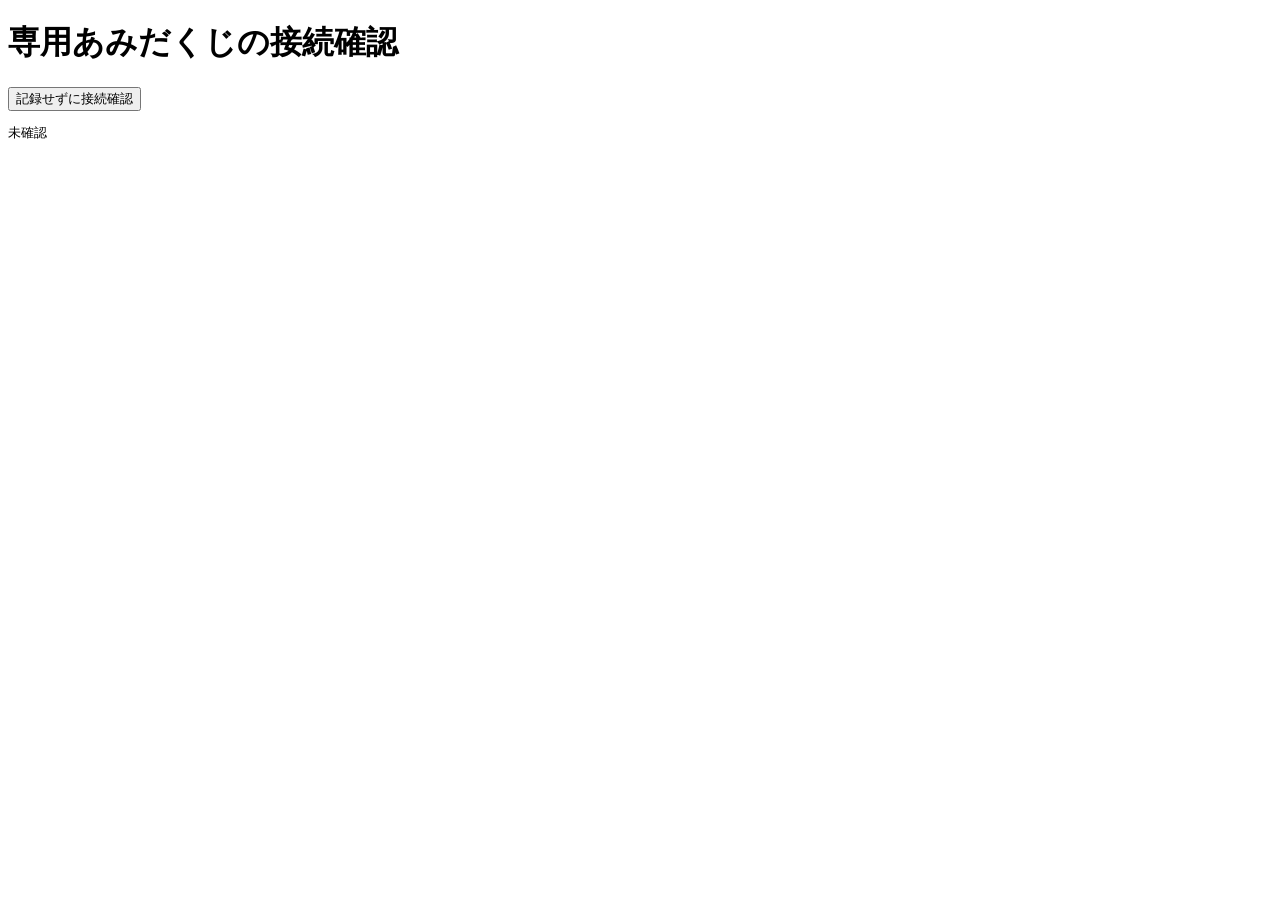
<file: amida-only/check.html>
<!doctype html>
<html lang="ja"><meta charset="utf-8"><meta name="viewport" content="width=device-width">
<title>専用あみだくじの接続確認</title>
<script src="project.js?v=amida-only-2" defer></script>
<h1>専用あみだくじの接続確認</h1>
<button id="health">記録せずに接続確認</button><pre id="status" role="status">未確認</pre>
<script>
document.getElementById('health').onclick=async()=>{
 const status=document.getElementById('status');status.textContent='確認中';
 try{
  const response=await fetch(AMIDA_PROJECT.webAppUrl,{method:'POST',headers:{'Content-Type':'text/plain;charset=utf-8'},body:JSON.stringify({action:'health'}),credentials:'omit',redirect:'follow'});
  const result=await response.json();
  if(!result.success||result.campaignId!==AMIDA_PROJECT.campaignId)throw Error('企画の設定が一致しません');
  status.textContent=JSON.stringify(result,null,2);
 }catch(error){status.textContent='接続失敗：'+error.message;}
};
</script></html>
</file>
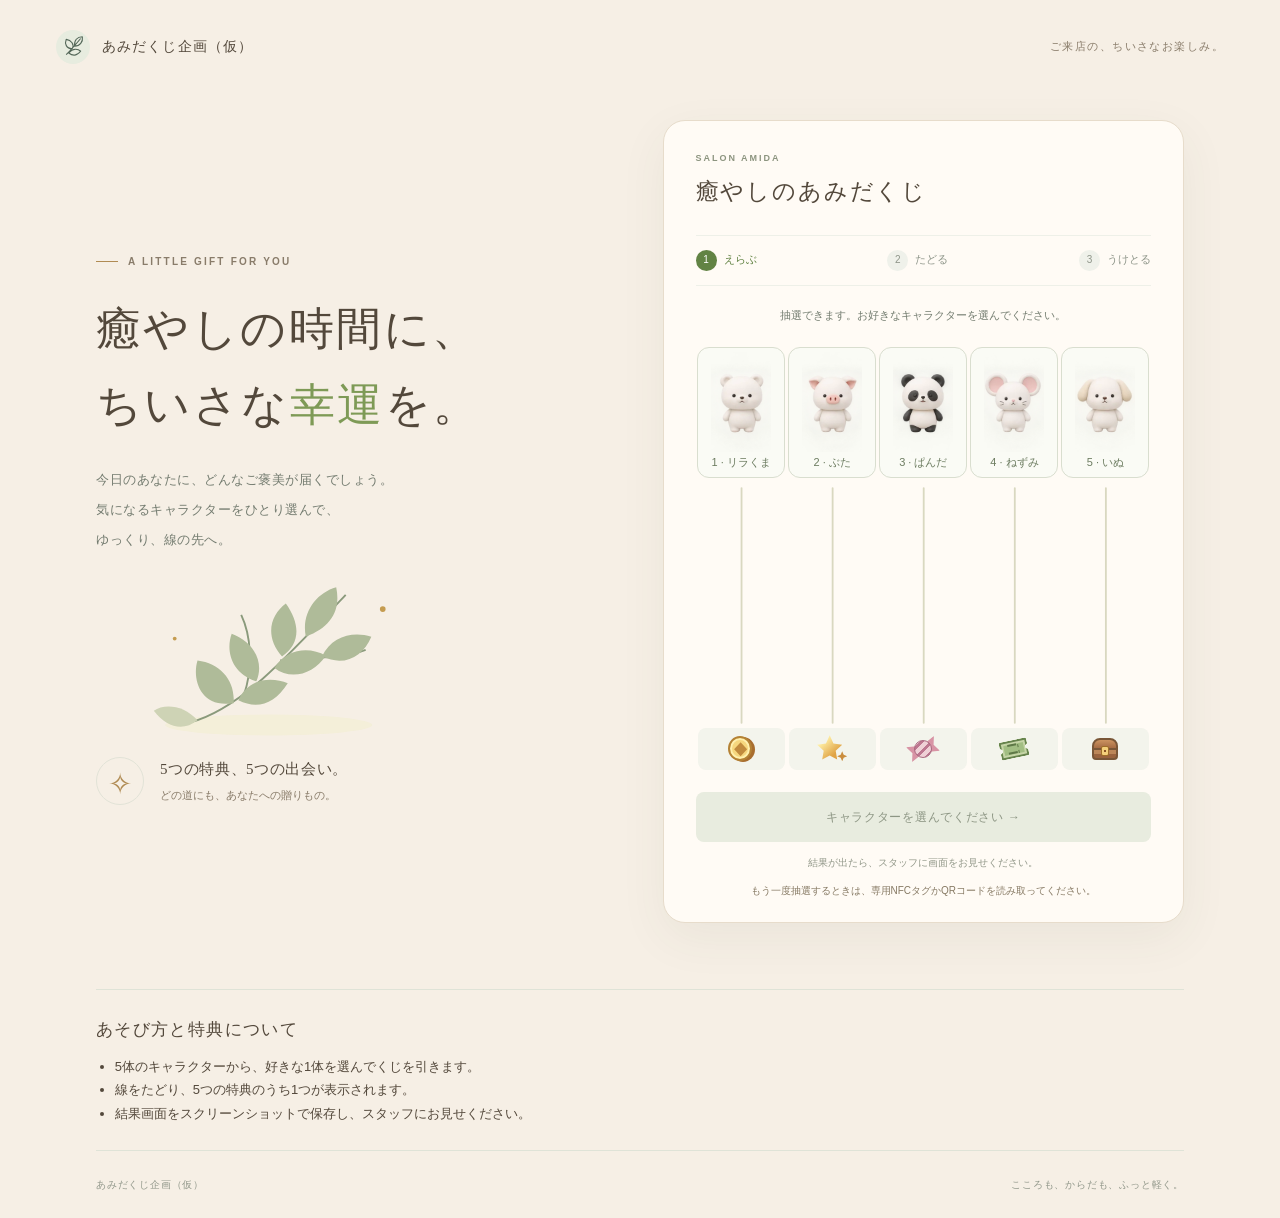
<file: amida-only/tap.html>
<!doctype html>
<html lang="ja">
<meta charset="utf-8">
<meta name="viewport" content="width=device-width, initial-scale=1">
<title>あみだくじを開く</title>
<p><a id="draw" href="./?scan=1&amp;v=tap2">あみだくじを開く</a></p>
<script>
  location.replace(document.getElementById("draw").href);
</script>
</html>
</file>
<file: style.css>
:root{color-scheme:light;--bg:#f7f6f0;--paper:#fffefa;--ink:#34483d;--muted:#778075;--green:#526657;--line:#d6ddcf;--gold:#b08d50;--serif:"Yu Mincho","Hiragino Mincho ProN",Georgia,serif;--sans:"Yu Gothic","Hiragino Kaku Gothic ProN",Meiryo,sans-serif}
*{box-sizing:border-box}body{margin:0;background:var(--bg);color:var(--ink);font-family:var(--sans);font-size:14px;line-height:1.8;-webkit-font-smoothing:antialiased}button,a{-webkit-tap-highlight-color:transparent}button{font:inherit;cursor:pointer}button:disabled{cursor:default}button:focus-visible,a:focus-visible{outline:3px solid var(--gold);outline-offset:5px}[hidden]{display:none!important}.site-header{max-width:1280px;margin:auto;padding:30px 56px;display:flex;align-items:center;justify-content:space-between;gap:24px}.brand{display:flex;gap:12px;align-items:center;text-decoration:none;color:var(--ink);font-size:14px;letter-spacing:.08em}.brand span{overflow-wrap:anywhere}.header-note{color:var(--muted);font-size:11px;letter-spacing:.13em}main{max-width:1168px;margin:26px auto 66px;padding:0 40px;display:grid;grid-template-columns:1fr 1.05fr;align-items:center;gap:70px}.intro{padding-top:15px}.eyebrow{font-size:10px;letter-spacing:.22em;font-weight:600;color:var(--muted);margin:0 0 20px;display:flex;align-items:center;gap:10px}.eyebrow>span{width:22px;height:1px;background:var(--gold)}h1{font-family:var(--serif);font-weight:500;font-size:clamp(31px,3.5vw,46px);line-height:1.7;letter-spacing:.055em;margin:0 0 22px}.accent{color:#819276}.intro-copy{color:#747c70;font-size:13px;line-height:2.3;letter-spacing:.04em;margin:0}.botanical{width:285px;margin:18px 0 10px 35px}.botanical svg{width:100%;display:block}.gift-note{display:flex;align-items:center;gap:16px;margin-top:12px}.gift-symbol{font-size:29px;font-weight:300;color:var(--gold);border:1px solid #e2e3d7;border-radius:50%;width:48px;height:48px;display:grid;place-items:center}.gift-note strong{font-family:var(--serif);font-weight:500;font-size:15px;letter-spacing:.04em}.gift-note p{font-size:11px;color:var(--muted);margin:3px 0 0}.game-card{background:var(--paper);border:1px solid #e4e7dc;border-radius:22px;padding:29px 32px 22px;box-shadow:0 15px 48px #394b3910;min-width:0}.card-heading{display:flex;justify-content:space-between;align-items:center;gap:12px}.card-heading .eyebrow{font-size:9px;margin-bottom:5px;color:#8c947f}h2{font-family:var(--serif);font-weight:500;letter-spacing:.08em;font-size:23px;margin:0}.pill{background:#f0f1e8;color:#7a846b;border-radius:30px;padding:3px 10px;font-size:10px;white-space:nowrap}.steps{list-style:none;display:flex;gap:12px;justify-content:space-between;margin:22px 0 20px;padding:14px 0;border-top:1px solid #eef0e8;border-bottom:1px solid #eef0e8;color:#8e9589;font-size:11px}.steps li{display:flex;align-items:center;gap:7px}.steps li>span{display:grid;place-items:center;width:21px;height:21px;border-radius:50%;background:#eff1ea;font-size:10px}.steps .current{color:var(--green)}.steps .current>span{color:white;background:var(--green)}.instruction{text-align:center;min-height:24px;font-size:11px;margin:0 0 17px;color:#747d70}.board-wrap{margin:0 0 22px}.choices,.destinations{display:grid;grid-template-columns:repeat(5,minmax(0,1fr));gap:0}.choice{justify-self:center;border:1px solid #d9decf;border-radius:50%;height:44px;width:44px;background:#fafbf5;color:#6c7c60;font:20px Georgia,serif;transition:background .18s,color .18s,transform .18s}.choice:hover:not(:disabled){background:#e7ecdf;transform:translateY(-2px)}.choice.selected{background:var(--green);color:white;border-color:var(--green);box-shadow:0 0 0 5px #eef1e8}.choice:disabled:not(.selected){opacity:.5}#ladder{display:block;width:100%;height:235px;overflow:visible;margin:10px 0 0}#lines{stroke:var(--line);stroke-width:2;stroke-linecap:round}.destinations{padding-top:5px;align-items:start;min-height:36px}.destination{justify-self:center;display:grid;place-items:center;min-height:30px;width:calc(100% - 8px);color:#a5af94;background:#f3f4ec;border-radius:8px;font-size:19px;padding:2px 3px;overflow-wrap:anywhere;text-align:center}.destination.won{color:#8e6a30;background:#f5eedf;font-size:11px;font-weight:600}.primary-button{display:flex;align-items:center;justify-content:center;gap:16px;width:100%;min-height:50px;padding:12px 15px;background:var(--green);border:1px solid transparent;border-radius:8px;color:#fff;font-size:12px;letter-spacing:.06em;transition:background .2s}.primary-button:hover:not(:disabled){background:#3e5444}.primary-button:disabled{color:#8d9684;background:#e8ecdf}.primary-button span{font-size:18px;line-height:1}.small-note{color:#919788;font-size:10px;text-align:center;margin:12px 0 0}.howto{max-width:1088px;margin:0 auto;display:flex;align-items:center;justify-content:space-between;gap:24px;padding:25px 0;border-top:1px solid #dfe3d7;border-bottom:1px solid #dfe3d7}.howto .eyebrow{margin:0;font-size:9px;white-space:nowrap}.howto>div{display:flex;align-items:center;gap:12px}.howto>div>span{font:italic 20px Georgia,serif;color:#a0ab91}.howto p{font-size:11px;color:#7a8373;margin:0}footer{display:flex;justify-content:space-between;max-width:1088px;margin:25px auto 24px;color:#92988b;font-size:10px;letter-spacing:.08em}footer p{margin:0}dialog{border:1px solid #e4e7dc;border-radius:22px;background:var(--paper);color:var(--ink);padding:0;max-width:calc(100% - 32px);width:420px;box-shadow:0 30px 100px #26372f30}dialog::backdrop{background:#293b3066;backdrop-filter:blur(5px)}.result-body{padding:36px;text-align:center}.result-body>.eyebrow{justify-content:center;margin-bottom:8px}.result-icon{display:block;font-size:64px;color:var(--gold);line-height:1.4}.result-lead{font-size:12px;color:var(--muted);margin:10px 0}.result-body h2{font-size:29px;overflow-wrap:anywhere}.result-body #result-description{font-size:14px;white-space:pre-line;overflow-wrap:anywhere;margin:18px 0 25px}.result-disclaimer{font-size:11px;color:var(--muted);margin:0 0 22px}
@media(min-width:1400px){main{margin-top:55px;margin-bottom:85px}}
@media(max-width:1000px){.site-header{padding:24px 32px}main{gap:34px;padding:0 32px}.howto,footer{margin-left:32px;margin-right:32px}.howto{gap:14px}.howto>div{gap:6px}.game-card{padding:25px 22px}.botanical{width:235px;margin-left:10px}h2{font-size:20px}}
@media(max-width:760px){.site-header{padding:20px 22px}.brand{font-size:12px;gap:9px}.header-note{display:none}main{display:flex;flex-direction:column;gap:28px;padding:0 20px;margin:10px auto 35px;max-width:540px}.intro{text-align:center;padding-top:4px;width:100%}.intro>.eyebrow{justify-content:center;font-size:9px;margin-bottom:12px}h1{font-size:32px;line-height:1.55;margin-bottom:15px}.intro-copy{font-size:11px;line-height:2}.desktop-break{display:none}.botanical,.gift-note{display:none}.game-card{width:100%;padding:24px 20px 20px;border-radius:18px}.card-heading h2{font-size:21px}.steps{margin-top:20px}.instruction{font-size:10px}.choice{width:43px;height:43px}#ladder{height:220px}.howto{max-width:500px;margin:0 auto;padding:24px 20px;align-items:flex-start;flex-direction:column;gap:13px}.howto>.eyebrow{margin-bottom:2px}.howto>div{gap:14px}footer{max-width:500px;padding:0 20px;margin:22px auto;gap:12px;flex-wrap:wrap;font-size:9px}.small-note{font-size:9px}}
@media(prefers-reduced-motion:reduce){*{transition:none!important;scroll-behavior:auto!important}}
:root{--bg:#f6efe5;--paper:#fffbf5;--ink:#53483b;--muted:#897c6a;--green:#628344;--line:#d9d8c0;--gold:#b08b53}.accent{color:#7e9a56}.game-card{border-color:#e7dccb}.participation-note{text-align:center;font-size:10px;color:#867963;margin:10px 0 0}.botanical svg{filter:sepia(.12) saturate(1.35)}.result-disclaimer{margin-top:16px}.instruction{overflow-wrap:anywhere}.choice{min-width:44px;min-height:44px}

/* 長い受付番号も小さな画面で折り返す。 */
#draw-log, #instruction { overflow-wrap: anywhere; }
/* Mascots: each body, tuft and palette is shared by the picker and the walker. */
.choice {
  display: grid;
  justify-items: center;
  align-content: end;
  gap: 4px;
  width: calc(100% - 3px);
  height: 67px;
  padding: 6px 1px 4px;
  border-radius: 12px;
  font: inherit;
}
.choice.selected { background: #e2ecd4; color: #344a29; box-shadow: none; border-color: var(--green); }
.character-name { font-size: clamp(8px, 2.2vw, 11px); line-height: 1.25; overflow-wrap: anywhere; }
.ladder-stage { position: relative; margin-top: 10px; }
.ladder-stage #ladder { margin-top: 0; }
#walker { position: absolute; z-index: 1; transform: translate(-50%, -85%); pointer-events: none; }
.mascot {
  --skin: #afca78;
  --detail: #739d54;
  --edge: #536344;
  position: relative;
  display: inline-block;
  width: 36px;
  height: 36px;
}
.mascot-body {
  display: block;
  position: absolute;
  inset: 9px 2px 5px;
  background: var(--skin);
  border: 1.4px solid var(--edge);
  border-radius: 55% 55% 47% 47%;
  box-shadow: inset 0 -4px #ffffff54;
}
.mascot-body::before {
  content: "";
  position: absolute;
  width: 13px;
  height: 8px;
  top: -7px;
  left: 13px;
  background: var(--detail);
  border: 1.2px solid var(--edge);
  border-radius: 90% 0 90% 0;
  transform: rotate(-19deg);
}
.mascot-face {
  position: absolute;
  width: 3px;
  height: 3px;
  top: 8px;
  left: 8px;
  border-radius: 50%;
  background: #42382e;
  box-shadow: 11px 0 #42382e, -4px 4px #f5bda5, 15px 4px #f5bda5;
}
.mascot-face::after {
  content: "";
  position: absolute;
  top: 4px;
  left: 5px;
  width: 4px;
  height: 2px;
  border: solid #42382e;
  border-width: 0 0 1px;
  border-radius: 0 0 50% 50%;
}
.mascot-feet::before, .mascot-feet::after {
  content: "";
  position: absolute;
  bottom: 2px;
  left: 6px;
  width: 8px;
  height: 8px;
  border-radius: 50%;
  background: var(--detail);
  border: 1px solid var(--edge);
}
.mascot-feet::after { left: auto; right: 6px; }
.mascot--cloud { --skin: #fff0d3; --edge: #a88661; --detail: #eed2a2; }
.mascot--cloud .mascot-body { border-radius: 40% 50% 40% 45%; }
.mascot--cloud .mascot-body::before { width: 18px; height: 10px; left: 5px; border-radius: 55% 65% 28% 35%; transform: none; }
.mascot--nut { --skin: #dfac7f; --edge: #986244; --detail: #ad744e; }
.mascot--nut .mascot-body { border-radius: 50% 50% 48% 48%; }
.mascot--nut .mascot-body::before { width: 23px; height: 8px; top: -6px; left: 2px; border-radius: 70% 70% 40% 40%; transform: none; }
.mascot--petal { --skin: #f1bfc9; --edge: #9a6172; --detail: #d88ba6; }
.mascot--petal .mascot-body::before { width: 10px; height: 11px; left: 9px; top: -9px; border-radius: 55% 55% 20% 50%; transform: rotate(-26deg); box-shadow: 7px 2px 0 -1px var(--detail); }
.mascot--dew { --skin: #b3d9df; --edge: #5b8f95; --detail: #83b6c3; }
.mascot--dew .mascot-body { border-radius: 65% 45% 55% 52%; }
.mascot--dew .mascot-body::before { width: 8px; height: 10px; left: 11px; top: -8px; border-radius: 70% 10% 65% 55%; transform: rotate(-24deg); }
#walker[data-motion="walk"] .mascot { animation: mascot-stride .32s ease-in-out infinite alternate; }
#walker[data-motion="run"] .mascot { animation: mascot-stride .13s ease-in-out infinite alternate; }
#walker[data-motion="jump"] .mascot { animation: mascot-jump .6s ease-in-out both; }
#walker[data-motion="walk"] .mascot-feet::before,
#walker[data-motion="walk"] .mascot-feet::after { animation: mascot-step .32s ease-in-out infinite alternate; }
#walker[data-motion="run"] .mascot-feet::before,
#walker[data-motion="run"] .mascot-feet::after { animation: mascot-step .13s ease-in-out infinite alternate; }
#walker .mascot-feet::after { animation-direction: alternate-reverse !important; }
@keyframes mascot-stride { from { transform: translateY(0) rotate(-7deg); } to { transform: translateY(-4px) rotate(7deg); } }
@keyframes mascot-step { from { transform: translateX(-3px); } to { transform: translate(3px, -4px); } }
@keyframes mascot-jump {
  0%, 100% { transform: translateY(0); }
  15%, 85% { transform: translateY(1px) scaleY(.88); }
  50% { transform: translateY(-26px) scaleY(1.06); }
}
.howto { display: block; }
.howto h2 { font-size: 17px; }
.howto ul { padding-left: 1.45em; margin: 9px 0 0; color: var(--ink); font-size: 13px; }
.retry-button {
  min-height: 44px;
  margin-top: 12px;
  padding: 6px 18px;
  border: 1px solid #c4cdb8;
  border-radius: 8px;
  color: var(--ink);
  background: #f0f3e8;
}
@media (max-width: 760px) { .choice { height: 63px; } }
@media (prefers-reduced-motion: reduce) { #walker .mascot { animation: none; } }

/* Illustrated rewards share the same proportions on the board and in the result. */
.destination {
  align-self: stretch;
  align-content: start;
  gap: 3px;
  padding: 6px 3px;
  width: calc(100% - 4px);
}
.destination.won {
  outline: 1px solid #b98d48;
  outline-offset: -1px;
}
.goal-title {
  color: var(--ink);
  font-size: 11px;
  font-weight: 600;
  line-height: 1.35;
  overflow-wrap: anywhere;
}
.goal-badge {
  color: #75501e;
  font-size: 9px;
  line-height: 1.3;
}
.reward-art {
  position: relative;
  display: inline-block;
  flex-shrink: 0;
  width: 30px;
  height: 30px;
}
.reward-art i, .reward-art::before, .reward-art::after {
  position: absolute;
  display: block;
}
.reward-art::before, .reward-art::after { content: ""; }
.reward-art--star::before {
  inset: 1px 5px 4px 0;
  background: linear-gradient(138deg, #fff0a7 23%, #e0a345 74%);
  clip-path: polygon(50% 0, 65% 33%, 100% 38%, 74% 62%, 80% 97%, 50% 81%, 20% 97%, 26% 62%, 0 38%, 35% 33%);
}
.reward-art--star::after {
  inset: 17px 0 3px 20px;
  background: #ca8d3e;
  clip-path: polygon(50% 0, 65% 35%, 100% 50%, 65% 65%, 50% 100%, 35% 65%, 0 50%, 35% 35%);
}
.reward-art--chest::before {
  inset: 4px 2px 14px;
  border: 2px solid #795637;
  border-radius: 8px 8px 1px 1px;
  background: linear-gradient(to bottom, #cc9360, #a56b43);
}
.reward-art--chest::after {
  inset: 14px 2px 4px;
  border: 2px solid #795637;
  border-radius: 1px 1px 4px 4px;
  background: linear-gradient(to bottom, #bc8658 45%, #9a633e 45%);
}
.reward-art--chest i {
  z-index: 1;
  inset: 12px 11px 8px;
  border: 1px solid #9f6e28;
  border-radius: 2px;
  background: radial-gradient(circle, #895424 1px, #f4cf7b 1.5px);
}
.reward-art--coin::before {
  inset: 2px 4px 3px 2px;
  border: 2px solid #b48235;
  border-radius: 50%;
  background: #f6d77e;
  box-shadow: 3px 1px #a86d2e, inset 0 0 0 2px #fff0ae;
}
.reward-art--coin::after {
  inset: 8px 9px 8px 8px;
  background: #c18b3d;
  clip-path: polygon(50% 0, 100% 50%, 50% 100%, 0 50%);
}
.reward-art--ticket::before {
  inset: 6px 1px;
  border-radius: 2px;
  background: #a2be83;
  box-shadow: inset 0 0 0 2px #66834d, inset 0 0 0 4px #c6d5a7;
  clip-path: polygon(0 0, 100% 0, 100% 32%, 90% 43%, 90% 57%, 100% 68%, 100% 100%, 0 100%, 0 68%, 10% 57%, 10% 43%, 0 32%);
  transform: rotate(-12deg);
}
.reward-art--ticket::after {
  inset: 10px 12px 10px 9px;
  border: solid #5e7847;
  border-width: 2px 0;
  transform: rotate(-12deg);
}
.reward-art--ticket i {
  z-index: 1;
  left: 19px;
  top: 10px;
  height: 9px;
  border-left: 1px dashed #5e7847;
  transform: rotate(-12deg);
}
.reward-art--candy::before {
  inset: 5px 0;
  background: #d894a5;
  clip-path: polygon(0 10%, 33% 25%, 67% 25%, 100% 10%, 88% 50%, 100% 90%, 67% 75%, 33% 75%, 0 90%, 12% 50%);
  transform: rotate(-22deg);
}
.reward-art--candy::after {
  inset: 6px;
  border: 1.5px solid #a96980;
  border-radius: 50%;
  background: repeating-linear-gradient(135deg, #efd0d6 0 4px, #bd7790 4px 7px);
}
.result-icon { display: grid; place-items: center; min-height: 74px; }
.result-icon .reward-art { transform: scale(2); }

.award-detail { display: block; font-size: .5em; margin-top: .2em; letter-spacing: 0; }
    .award-rank { display: block; font-size: 13px; font-weight: 700; }

/* ru-retto統合：amida既存デザインに合わせた抽選メニュー */
.draw-menu{max-width:1168px;margin:0 auto;padding:0 40px}.draw-menu__heading{text-align:center;margin:0 0 18px}.draw-menu__heading>span{font-size:10px;letter-spacing:.2em;color:var(--muted)}.draw-menu__heading h2{font:500 clamp(19px,2.6vw,27px)/1.6 var(--serif);margin:7px 0;color:var(--ink)}.draw-menu__heading p{font-size:12px;color:var(--muted);margin:0}.draw-menu__grid{display:grid;grid-template-columns:repeat(4,minmax(0,1fr));gap:13px}.draw-menu__grid a{min-height:113px;display:flex;flex-direction:column;justify-content:center;gap:3px;text-decoration:none;color:var(--ink);padding:18px;background:var(--paper);border:1px solid var(--line);border-radius:17px;box-shadow:0 8px 30px #394b3910}.draw-menu__grid a:hover,.draw-menu__grid a:focus-visible{border-color:var(--gold);background:#fffdf7}.draw-menu__number{font:600 11px/1.5 var(--sans);color:var(--gold)}.draw-menu__grid strong{font:500 15px/1.6 var(--serif)}.draw-menu__grid small{font-size:10px;color:var(--muted)}@media(max-width:800px){.draw-menu{padding:0 18px}.draw-menu__grid{grid-template-columns:repeat(2,minmax(0,1fr));gap:9px}.draw-menu__grid a{min-height:99px;padding:12px}.draw-menu__grid strong{font-size:14px}}@media(max-width:360px){.draw-menu__grid{grid-template-columns:1fr}}
</file>
<file: amida-only/style.css>
:root{color-scheme:light;--bg:#f7f6f0;--paper:#fffefa;--ink:#34483d;--muted:#778075;--green:#526657;--line:#d6ddcf;--gold:#b08d50;--serif:"Yu Mincho","Hiragino Mincho ProN",Georgia,serif;--sans:"Yu Gothic","Hiragino Kaku Gothic ProN",Meiryo,sans-serif}
*{box-sizing:border-box}body{margin:0;background:var(--bg);color:var(--ink);font-family:var(--sans);font-size:14px;line-height:1.8;-webkit-font-smoothing:antialiased}button,a{-webkit-tap-highlight-color:transparent}button{font:inherit;cursor:pointer}button:disabled{cursor:default}button:focus-visible,a:focus-visible{outline:3px solid var(--gold);outline-offset:5px}[hidden]{display:none!important}.site-header{max-width:1280px;margin:auto;padding:30px 56px;display:flex;align-items:center;justify-content:space-between;gap:24px}.brand{display:flex;gap:12px;align-items:center;text-decoration:none;color:var(--ink);font-size:14px;letter-spacing:.08em}.brand span{overflow-wrap:anywhere}.header-note{color:var(--muted);font-size:11px;letter-spacing:.13em}main{max-width:1168px;margin:26px auto 66px;padding:0 40px;display:grid;grid-template-columns:1fr 1.05fr;align-items:center;gap:70px}.intro{padding-top:15px}.eyebrow{font-size:10px;letter-spacing:.22em;font-weight:600;color:var(--muted);margin:0 0 20px;display:flex;align-items:center;gap:10px}.eyebrow>span{width:22px;height:1px;background:var(--gold)}h1{font-family:var(--serif);font-weight:500;font-size:clamp(31px,3.5vw,46px);line-height:1.7;letter-spacing:.055em;margin:0 0 22px}.accent{color:#819276}.intro-copy{color:#747c70;font-size:13px;line-height:2.3;letter-spacing:.04em;margin:0}.botanical{width:285px;margin:18px 0 10px 35px}.botanical svg{width:100%;display:block}.gift-note{display:flex;align-items:center;gap:16px;margin-top:12px}.gift-symbol{font-size:29px;font-weight:300;color:var(--gold);border:1px solid #e2e3d7;border-radius:50%;width:48px;height:48px;display:grid;place-items:center}.gift-note strong{font-family:var(--serif);font-weight:500;font-size:15px;letter-spacing:.04em}.gift-note p{font-size:11px;color:var(--muted);margin:3px 0 0}.game-card{background:var(--paper);border:1px solid #e4e7dc;border-radius:22px;padding:29px 32px 22px;box-shadow:0 15px 48px #394b3910;min-width:0}.card-heading{display:flex;justify-content:space-between;align-items:center;gap:12px}.card-heading .eyebrow{font-size:9px;margin-bottom:5px;color:#8c947f}h2{font-family:var(--serif);font-weight:500;letter-spacing:.08em;font-size:23px;margin:0}.pill{background:#f0f1e8;color:#7a846b;border-radius:30px;padding:3px 10px;font-size:10px;white-space:nowrap}.steps{list-style:none;display:flex;gap:12px;justify-content:space-between;margin:22px 0 20px;padding:14px 0;border-top:1px solid #eef0e8;border-bottom:1px solid #eef0e8;color:#8e9589;font-size:11px}.steps li{display:flex;align-items:center;gap:7px}.steps li>span{display:grid;place-items:center;width:21px;height:21px;border-radius:50%;background:#eff1ea;font-size:10px}.steps .current{color:var(--green)}.steps .current>span{color:white;background:var(--green)}.instruction{text-align:center;min-height:24px;font-size:11px;margin:0 0 17px;color:#747d70}.board-wrap{margin:0 0 22px}.choices,.destinations{display:grid;grid-template-columns:repeat(5,minmax(0,1fr));gap:0}.choice{justify-self:center;border:1px solid #d9decf;border-radius:50%;height:44px;width:44px;background:#fafbf5;color:#6c7c60;font:20px Georgia,serif;transition:background .18s,color .18s,transform .18s}.choice:hover:not(:disabled){background:#e7ecdf;transform:translateY(-2px)}.choice.selected{background:var(--green);color:white;border-color:var(--green);box-shadow:0 0 0 5px #eef1e8}.choice:disabled:not(.selected){opacity:.5}#ladder{display:block;width:100%;height:235px;overflow:visible;margin:10px 0 0}#lines{stroke:var(--line);stroke-width:2;stroke-linecap:round}.destinations{padding-top:5px;align-items:start;min-height:36px}.destination{justify-self:center;display:grid;place-items:center;min-height:30px;width:calc(100% - 8px);color:#a5af94;background:#f3f4ec;border-radius:8px;font-size:19px;padding:2px 3px;overflow-wrap:anywhere;text-align:center}.destination.won{color:#8e6a30;background:#f5eedf;font-size:11px;font-weight:600}.primary-button{display:flex;align-items:center;justify-content:center;gap:16px;width:100%;min-height:50px;padding:12px 15px;background:var(--green);border:1px solid transparent;border-radius:8px;color:#fff;font-size:12px;letter-spacing:.06em;transition:background .2s}.primary-button:hover:not(:disabled){background:#3e5444}.primary-button:disabled{color:#8d9684;background:#e8ecdf}.primary-button span{font-size:18px;line-height:1}.small-note{color:#919788;font-size:10px;text-align:center;margin:12px 0 0}.howto{max-width:1088px;margin:0 auto;display:flex;align-items:center;justify-content:space-between;gap:24px;padding:25px 0;border-top:1px solid #dfe3d7;border-bottom:1px solid #dfe3d7}.howto .eyebrow{margin:0;font-size:9px;white-space:nowrap}.howto>div{display:flex;align-items:center;gap:12px}.howto>div>span{font:italic 20px Georgia,serif;color:#a0ab91}.howto p{font-size:11px;color:#7a8373;margin:0}footer{display:flex;justify-content:space-between;max-width:1088px;margin:25px auto 24px;color:#92988b;font-size:10px;letter-spacing:.08em}footer p{margin:0}dialog{border:1px solid #e4e7dc;border-radius:22px;background:var(--paper);color:var(--ink);padding:0;max-width:calc(100% - 32px);width:420px;box-shadow:0 30px 100px #26372f30}dialog::backdrop{background:#293b3066;backdrop-filter:blur(5px)}.result-body{padding:36px;text-align:center}.result-body>.eyebrow{justify-content:center;margin-bottom:8px}.result-icon{display:block;font-size:64px;color:var(--gold);line-height:1.4}.result-lead{font-size:12px;color:var(--muted);margin:10px 0}.result-body h2{font-size:29px;overflow-wrap:anywhere}.result-body #result-description{font-size:14px;white-space:pre-line;overflow-wrap:anywhere;margin:18px 0 25px}.result-disclaimer{font-size:11px;color:var(--muted);margin:0 0 22px}
@media(min-width:1400px){main{margin-top:55px;margin-bottom:85px}}
@media(max-width:1000px){.site-header{padding:24px 32px}main{gap:34px;padding:0 32px}.howto,footer{margin-left:32px;margin-right:32px}.howto{gap:14px}.howto>div{gap:6px}.game-card{padding:25px 22px}.botanical{width:235px;margin-left:10px}h2{font-size:20px}}
@media(max-width:760px){.site-header{padding:20px 22px}.brand{font-size:12px;gap:9px}.header-note{display:none}main{display:flex;flex-direction:column;gap:28px;padding:0 20px;margin:10px auto 35px;max-width:540px}.intro{text-align:center;padding-top:4px;width:100%}.intro>.eyebrow{justify-content:center;font-size:9px;margin-bottom:12px}h1{font-size:32px;line-height:1.55;margin-bottom:15px}.intro-copy{font-size:11px;line-height:2}.desktop-break{display:none}.botanical,.gift-note{display:none}.game-card{width:100%;padding:24px 20px 20px;border-radius:18px}.card-heading h2{font-size:21px}.steps{margin-top:20px}.instruction{font-size:10px}.choice{width:43px;height:43px}#ladder{height:220px}.howto{max-width:500px;margin:0 auto;padding:24px 20px;align-items:flex-start;flex-direction:column;gap:13px}.howto>.eyebrow{margin-bottom:2px}.howto>div{gap:14px}footer{max-width:500px;padding:0 20px;margin:22px auto;gap:12px;flex-wrap:wrap;font-size:9px}.small-note{font-size:9px}}
@media(prefers-reduced-motion:reduce){*{transition:none!important;scroll-behavior:auto!important}}
:root{--bg:#f6efe5;--paper:#fffbf5;--ink:#53483b;--muted:#897c6a;--green:#628344;--line:#d9d8c0;--gold:#b08b53}.accent{color:#7e9a56}.game-card{border-color:#e7dccb}.participation-note{text-align:center;font-size:10px;color:#867963;margin:10px 0 0}.botanical svg{filter:sepia(.12) saturate(1.35)}.result-disclaimer{margin-top:16px}.instruction{overflow-wrap:anywhere}.choice{min-width:44px;min-height:44px}

/* 長い受付番号も小さな画面で折り返す。 */
#draw-log, #instruction { overflow-wrap: anywhere; }
/* Mascots: each body, tuft and palette is shared by the picker and the walker. */
.choice {
  display: grid;
  justify-items: center;
  align-content: end;
  gap: 4px;
  width: calc(100% - 3px);
  height: 67px;
  padding: 6px 1px 4px;
  border-radius: 12px;
  font: inherit;
}
.choice.selected { background: #e2ecd4; color: #344a29; box-shadow: none; border-color: var(--green); }
.character-name { font-size: clamp(8px, 2.2vw, 11px); line-height: 1.25; overflow-wrap: anywhere; }
.ladder-stage { position: relative; margin-top: 10px; }
.ladder-stage #ladder { margin-top: 0; }
#walker { position: absolute; z-index: 1; transform: translate(-50%, -85%); pointer-events: none; }
.mascot {
  --skin: #afca78;
  --detail: #739d54;
  --edge: #536344;
  position: relative;
  display: inline-block;
  width: 36px;
  height: 36px;
}
.mascot-body {
  display: block;
  position: absolute;
  inset: 9px 2px 5px;
  background: var(--skin);
  border: 1.4px solid var(--edge);
  border-radius: 55% 55% 47% 47%;
  box-shadow: inset 0 -4px #ffffff54;
}
.mascot-body::before {
  content: "";
  position: absolute;
  width: 13px;
  height: 8px;
  top: -7px;
  left: 13px;
  background: var(--detail);
  border: 1.2px solid var(--edge);
  border-radius: 90% 0 90% 0;
  transform: rotate(-19deg);
}
.mascot-face {
  position: absolute;
  width: 3px;
  height: 3px;
  top: 8px;
  left: 8px;
  border-radius: 50%;
  background: #42382e;
  box-shadow: 11px 0 #42382e, -4px 4px #f5bda5, 15px 4px #f5bda5;
}
.mascot-face::after {
  content: "";
  position: absolute;
  top: 4px;
  left: 5px;
  width: 4px;
  height: 2px;
  border: solid #42382e;
  border-width: 0 0 1px;
  border-radius: 0 0 50% 50%;
}
.mascot-feet::before, .mascot-feet::after {
  content: "";
  position: absolute;
  bottom: 2px;
  left: 6px;
  width: 8px;
  height: 8px;
  border-radius: 50%;
  background: var(--detail);
  border: 1px solid var(--edge);
}
.mascot-feet::after { left: auto; right: 6px; }
.mascot--cloud { --skin: #fff0d3; --edge: #a88661; --detail: #eed2a2; }
.mascot--cloud .mascot-body { border-radius: 40% 50% 40% 45%; }
.mascot--cloud .mascot-body::before { width: 18px; height: 10px; left: 5px; border-radius: 55% 65% 28% 35%; transform: none; }
.mascot--nut { --skin: #dfac7f; --edge: #986244; --detail: #ad744e; }
.mascot--nut .mascot-body { border-radius: 50% 50% 48% 48%; }
.mascot--nut .mascot-body::before { width: 23px; height: 8px; top: -6px; left: 2px; border-radius: 70% 70% 40% 40%; transform: none; }
.mascot--petal { --skin: #f1bfc9; --edge: #9a6172; --detail: #d88ba6; }
.mascot--petal .mascot-body::before { width: 10px; height: 11px; left: 9px; top: -9px; border-radius: 55% 55% 20% 50%; transform: rotate(-26deg); box-shadow: 7px 2px 0 -1px var(--detail); }
.mascot--dew { --skin: #b3d9df; --edge: #5b8f95; --detail: #83b6c3; }
.mascot--dew .mascot-body { border-radius: 65% 45% 55% 52%; }
.mascot--dew .mascot-body::before { width: 8px; height: 10px; left: 11px; top: -8px; border-radius: 70% 10% 65% 55%; transform: rotate(-24deg); }
#walker[data-motion="walk"] .mascot { animation: mascot-stride .32s ease-in-out infinite alternate; }
#walker[data-motion="run"] .mascot { animation: mascot-stride .13s ease-in-out infinite alternate; }
#walker[data-motion="jump"] .mascot { animation: mascot-jump .6s ease-in-out both; }
#walker[data-motion="walk"] .mascot-feet::before,
#walker[data-motion="walk"] .mascot-feet::after { animation: mascot-step .32s ease-in-out infinite alternate; }
#walker[data-motion="run"] .mascot-feet::before,
#walker[data-motion="run"] .mascot-feet::after { animation: mascot-step .13s ease-in-out infinite alternate; }
#walker .mascot-feet::after { animation-direction: alternate-reverse !important; }
@keyframes mascot-stride { from { transform: translateY(0) rotate(-7deg); } to { transform: translateY(-4px) rotate(7deg); } }
@keyframes mascot-step { from { transform: translateX(-3px); } to { transform: translate(3px, -4px); } }
@keyframes mascot-jump {
  0%, 100% { transform: translateY(0); }
  15%, 85% { transform: translateY(1px) scaleY(.88); }
  50% { transform: translateY(-26px) scaleY(1.06); }
}
.howto { display: block; }
.howto h2 { font-size: 17px; }
.howto ul { padding-left: 1.45em; margin: 9px 0 0; color: var(--ink); font-size: 13px; }
.retry-button {
  min-height: 44px;
  margin-top: 12px;
  padding: 6px 18px;
  border: 1px solid #c4cdb8;
  border-radius: 8px;
  color: var(--ink);
  background: #f0f3e8;
}
@media (max-width: 760px) { .choice { height: 63px; } }
@media (prefers-reduced-motion: reduce) { #walker .mascot { animation: none; } }

/* Illustrated rewards share the same proportions on the board and in the result. */
/* 参照の4体と同じ世界観の犬。1枚の等間隔5列アトラスを選択・移動に共用。 */
.mascot--sprite { width:clamp(38px,11vw,60px);height:auto;aspect-ratio:3/5;background-image:url('./characters.webp');background-repeat:no-repeat;background-size:500% 100%; }
.mascot--bear { background-position:0% 0; }
.mascot--pig { background-position:25% 0; }
.mascot--panda { background-position:50% 0; }
.mascot--mouse { background-position:75% 0; }
.mascot--dog { background-position:100% 0; }
.choices .choice { height:auto;min-height:112px;padding:4px 0 8px; }
.choice .mascot--sprite { margin:0 auto; }
#walker { transform:translate(-50%,-80%); }
#walker .mascot--sprite { width:48px; }
#walker[data-motion="waiting"] .mascot { animation:mascot-stride .45s ease-in-out infinite alternate; }
@media(prefers-reduced-motion:reduce) { #walker[data-motion] .mascot { animation:none; } }
.destination {
  align-self: stretch;
  align-content: start;
  gap: 3px;
  padding: 6px 3px;
  width: calc(100% - 4px);
}
.destination.won {
  outline: 1px solid #b98d48;
  outline-offset: -1px;
}
.goal-title {
  color: var(--ink);
  font-size: 11px;
  font-weight: 600;
  line-height: 1.35;
  overflow-wrap: anywhere;
}
.goal-badge {
  color: #75501e;
  font-size: 9px;
  line-height: 1.3;
}
.reward-art {
  position: relative;
  display: inline-block;
  flex-shrink: 0;
  width: 30px;
  height: 30px;
}
.reward-art i, .reward-art::before, .reward-art::after {
  position: absolute;
  display: block;
}
.reward-art::before, .reward-art::after { content: ""; }
.reward-art--star::before {
  inset: 1px 5px 4px 0;
  background: linear-gradient(138deg, #fff0a7 23%, #e0a345 74%);
  clip-path: polygon(50% 0, 65% 33%, 100% 38%, 74% 62%, 80% 97%, 50% 81%, 20% 97%, 26% 62%, 0 38%, 35% 33%);
}
.reward-art--star::after {
  inset: 17px 0 3px 20px;
  background: #ca8d3e;
  clip-path: polygon(50% 0, 65% 35%, 100% 50%, 65% 65%, 50% 100%, 35% 65%, 0 50%, 35% 35%);
}
.reward-art--chest::before {
  inset: 4px 2px 14px;
  border: 2px solid #795637;
  border-radius: 8px 8px 1px 1px;
  background: linear-gradient(to bottom, #cc9360, #a56b43);
}
.reward-art--chest::after {
  inset: 14px 2px 4px;
  border: 2px solid #795637;
  border-radius: 1px 1px 4px 4px;
  background: linear-gradient(to bottom, #bc8658 45%, #9a633e 45%);
}
.reward-art--chest i {
  z-index: 1;
  inset: 12px 11px 8px;
  border: 1px solid #9f6e28;
  border-radius: 2px;
  background: radial-gradient(circle, #895424 1px, #f4cf7b 1.5px);
}
.reward-art--coin::before {
  inset: 2px 4px 3px 2px;
  border: 2px solid #b48235;
  border-radius: 50%;
  background: #f6d77e;
  box-shadow: 3px 1px #a86d2e, inset 0 0 0 2px #fff0ae;
}
.reward-art--coin::after {
  inset: 8px 9px 8px 8px;
  background: #c18b3d;
  clip-path: polygon(50% 0, 100% 50%, 50% 100%, 0 50%);
}
.reward-art--ticket::before {
  inset: 6px 1px;
  border-radius: 2px;
  background: #a2be83;
  box-shadow: inset 0 0 0 2px #66834d, inset 0 0 0 4px #c6d5a7;
  clip-path: polygon(0 0, 100% 0, 100% 32%, 90% 43%, 90% 57%, 100% 68%, 100% 100%, 0 100%, 0 68%, 10% 57%, 10% 43%, 0 32%);
  transform: rotate(-12deg);
}
.reward-art--ticket::after {
  inset: 10px 12px 10px 9px;
  border: solid #5e7847;
  border-width: 2px 0;
  transform: rotate(-12deg);
}
.reward-art--ticket i {
  z-index: 1;
  left: 19px;
  top: 10px;
  height: 9px;
  border-left: 1px dashed #5e7847;
  transform: rotate(-12deg);
}
.reward-art--candy::before {
  inset: 5px 0;
  background: #d894a5;
  clip-path: polygon(0 10%, 33% 25%, 67% 25%, 100% 10%, 88% 50%, 100% 90%, 67% 75%, 33% 75%, 0 90%, 12% 50%);
  transform: rotate(-22deg);
}
.reward-art--candy::after {
  inset: 6px;
  border: 1.5px solid #a96980;
  border-radius: 50%;
  background: repeating-linear-gradient(135deg, #efd0d6 0 4px, #bd7790 4px 7px);
}
.result-icon { display: grid; place-items: center; min-height: 74px; }
.result-icon .reward-art { transform: scale(2); }

.award-detail { display: block; font-size: .5em; margin-top: .2em; letter-spacing: 0; }
    .award-rank { display: block; font-size: 13px; font-weight: 700; }

/* ru-retto統合：amida既存デザインに合わせた抽選メニュー */
.draw-menu{max-width:1168px;margin:0 auto;padding:0 40px}.draw-menu__heading{text-align:center;margin:0 0 18px}.draw-menu__heading>span{font-size:10px;letter-spacing:.2em;color:var(--muted)}.draw-menu__heading h2{font:500 clamp(19px,2.6vw,27px)/1.6 var(--serif);margin:7px 0;color:var(--ink)}.draw-menu__heading p{font-size:12px;color:var(--muted);margin:0}.draw-menu__grid{display:grid;grid-template-columns:repeat(4,minmax(0,1fr));gap:13px}.draw-menu__grid a{min-height:113px;display:flex;flex-direction:column;justify-content:center;gap:3px;text-decoration:none;color:var(--ink);padding:18px;background:var(--paper);border:1px solid var(--line);border-radius:17px;box-shadow:0 8px 30px #394b3910}.draw-menu__grid a:hover,.draw-menu__grid a:focus-visible{border-color:var(--gold);background:#fffdf7}.draw-menu__number{font:600 11px/1.5 var(--sans);color:var(--gold)}.draw-menu__grid strong{font:500 15px/1.6 var(--serif)}.draw-menu__grid small{font-size:10px;color:var(--muted)}@media(max-width:800px){.draw-menu{padding:0 18px}.draw-menu__grid{grid-template-columns:repeat(2,minmax(0,1fr));gap:9px}.draw-menu__grid a{min-height:99px;padding:12px}.draw-menu__grid strong{font-size:14px}}@media(max-width:360px){.draw-menu__grid{grid-template-columns:1fr}}
</file>
